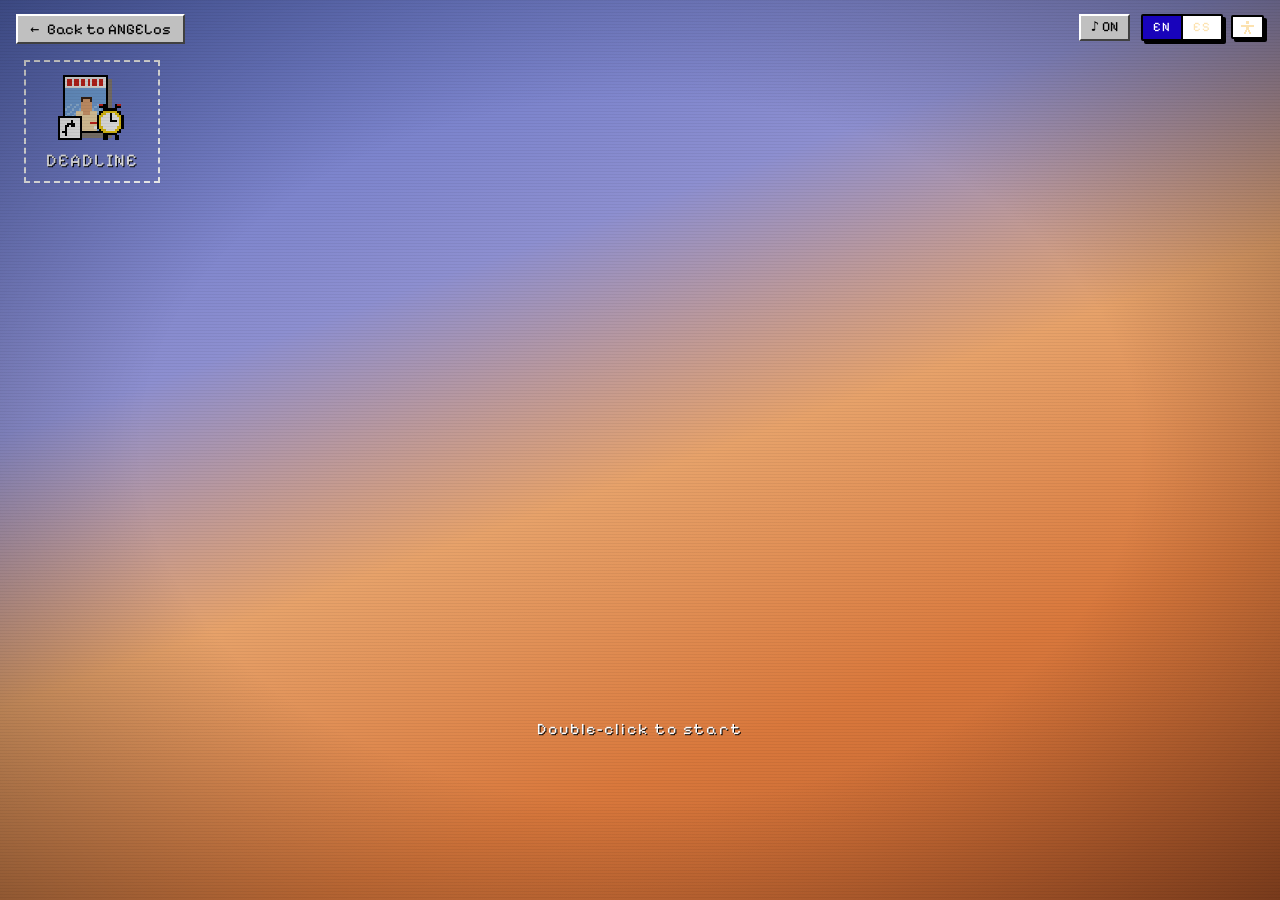
<file: deadline.html>
<!doctype html>
<html lang="en">
<head>
  <meta charset="utf-8" />
  <meta name="viewport" content="width=device-width, initial-scale=1" />
  <title>DEADLINE — Angelo Gibbs</title>
  <meta name="description" content="DEADLINE: an editorial game. The issue goes to print in 60 seconds." />
  <!-- Hidden for now: nothing links here, and search engines are asked not to list it. -->
  <meta name="robots" content="noindex" />
  <meta property="og:type" content="website" />
  <meta property="og:site_name" content="Angelo Gibbs" />
  <meta property="og:title" content="DEADLINE · Angelo Gibbs" />
  <meta property="og:description" content="An editorial game by ANGELOS Original Games." />
  <meta property="og:url" content="https://angelogibbs.com/deadline.html" />
  <link rel="icon" type="image/svg+xml" href="assets/icons/deadline.svg" />
  <link rel="preconnect" href="https://fonts.googleapis.com" />
  <link rel="preconnect" href="https://fonts.gstatic.com" crossorigin />
  <link href="https://fonts.googleapis.com/css2?family=Pixelify+Sans:wght@400..700&display=swap" rel="stylesheet" />
  <link rel="stylesheet" href="css/os.css?v=20261103c" />
  <link rel="stylesheet" href="css/records.css?v=20261103c" />
  <link rel="stylesheet" href="css/deadline.css?v=20261103c" />
</head>
<body class="records-page deadline-page">
  <a class="ar-back-link" href="/">← <span>Back to ANGELos</span></a>
  <main class="arp" id="arp" aria-label="DEADLINE"></main>

  <script src="js/i18n.js?v=20261103c" defer></script>
  <script src="js/pixel.js?v=20261103c" defer></script>
  <script src="js/deadline-config.js?v=20261103c" defer></script>
  <script src="js/deadline.js?v=20261103c" defer></script>
</body>
</html>
</file>
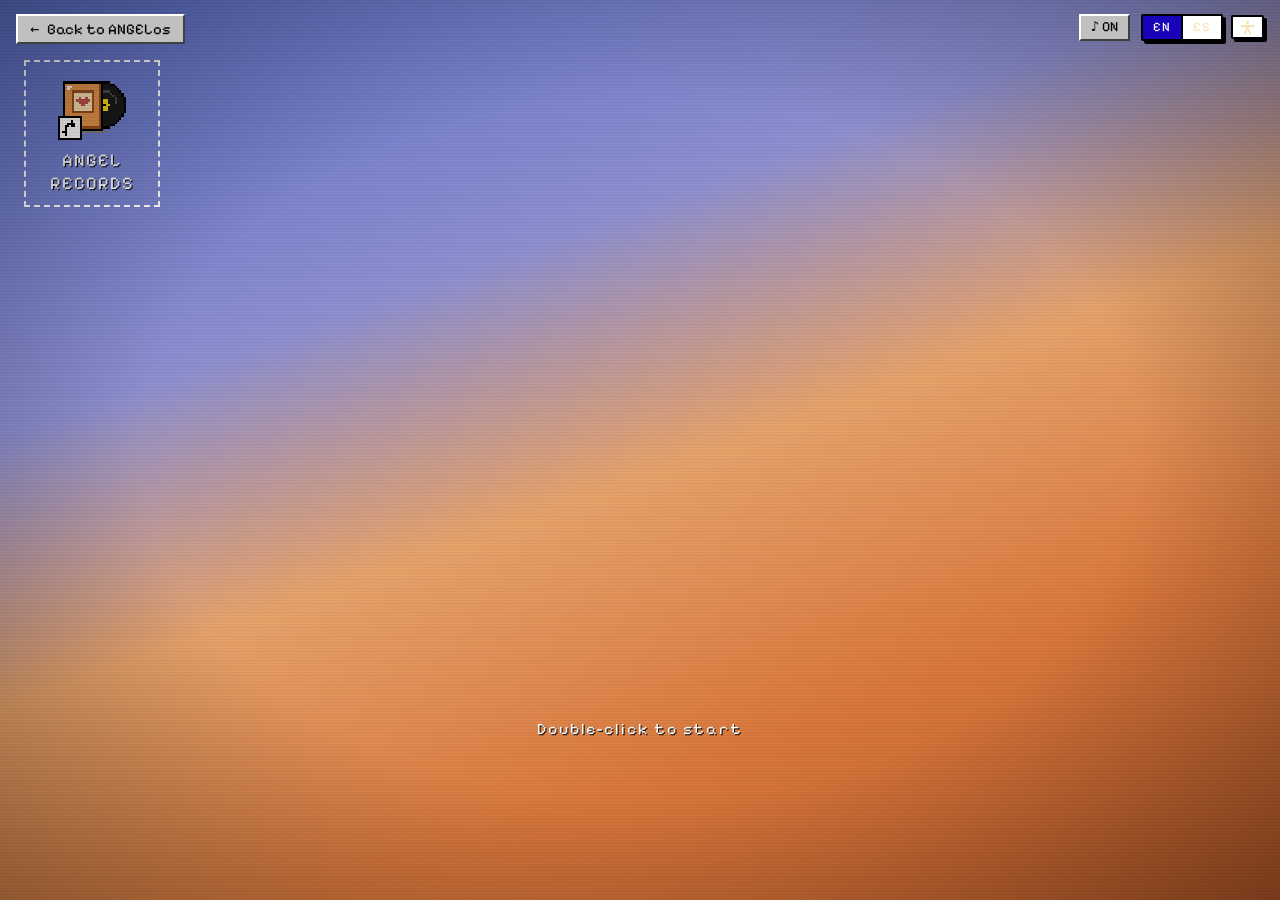
<file: records.html>
<!doctype html>
<html lang="en">
<head>
  <meta charset="utf-8" />
  <meta name="viewport" content="width=device-width, initial-scale=1" />
  <title>ANGEL RECORDS — Angelo Gibbs</title>
  <meta name="description" content="Angel Records: a cozy pixel record-digging game by Angelo Studio Interactive." />
  <!-- Hidden for now: nothing links here, and search engines are asked not to list it. -->
  <meta name="robots" content="noindex" />
  <meta property="og:type" content="website" />
  <meta property="og:site_name" content="Angelo Gibbs" />
  <meta property="og:title" content="Angel Records · Angelo Gibbs" />
  <meta property="og:description" content="A cozy pixel record-digging game by Angelo Studio Interactive." />
  <meta property="og:url" content="https://angelogibbs.com/records.html" />
  <link rel="icon" type="image/svg+xml" href="assets/icons/angel-records.svg" />
  <link rel="preconnect" href="https://fonts.googleapis.com" />
  <link rel="preconnect" href="https://fonts.gstatic.com" crossorigin />
  <link href="https://fonts.googleapis.com/css2?family=Pixelify+Sans:wght@400..700&display=swap" rel="stylesheet" />
  <link rel="stylesheet" href="css/os.css?v=20261103c" />
  <link rel="stylesheet" href="css/records.css?v=20261103c" />
</head>
<body class="records-page">
  <a class="ar-back-link" href="/">← <span>Back to ANGELos</span></a>
  <main class="arp" id="arp" aria-label="Angel Records"></main>

  <script src="js/i18n.js?v=20261103c" defer></script>
  <script src="js/pixel.js?v=20261103c" defer></script>
  <script src="js/records-config.js?v=20261103c" defer></script>
  <script src="js/records.js?v=20261103c" defer></script>
</body>
</html>
</file>
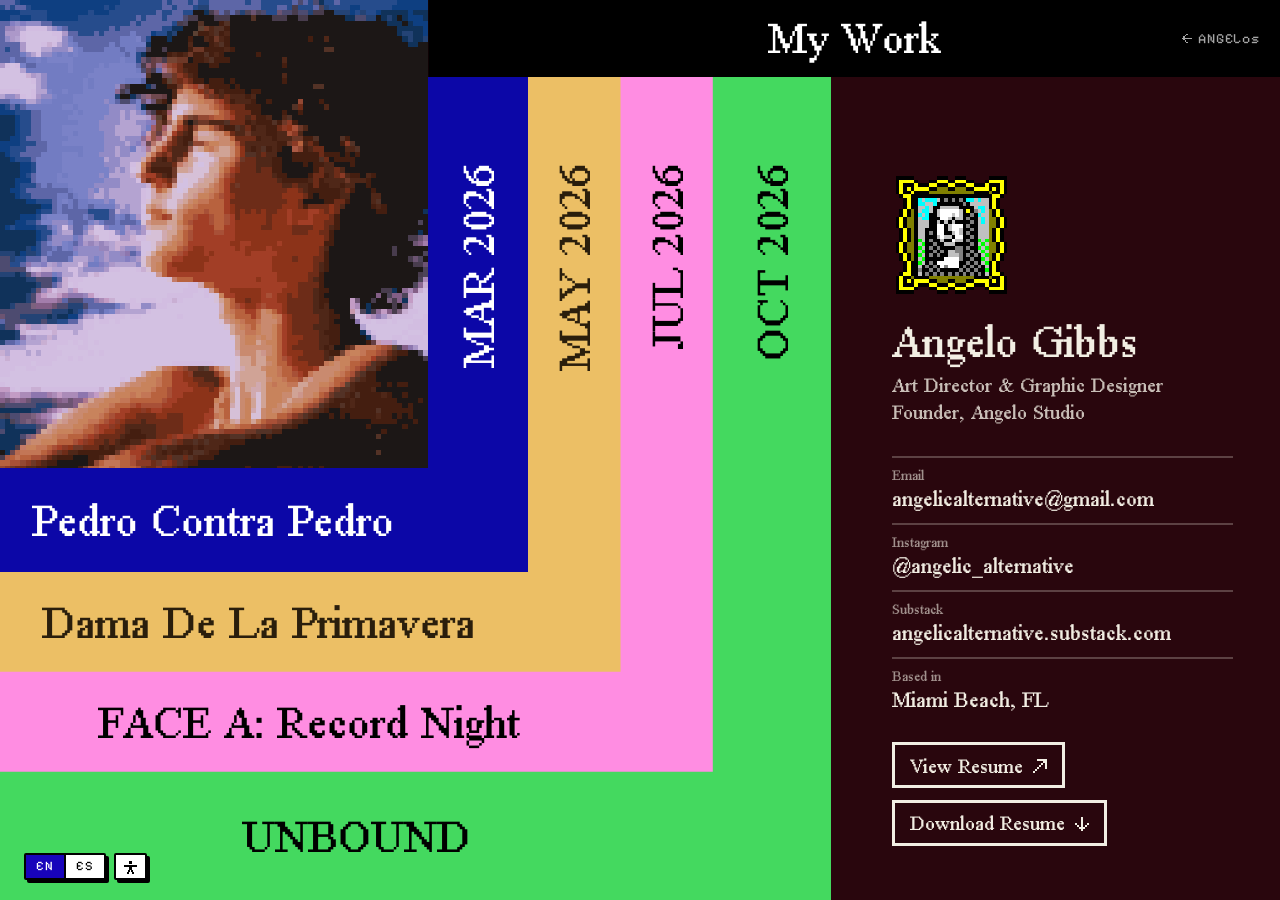
<file: work.html>
<!doctype html>
<html lang="en">
<head>
  <meta charset="utf-8" />
  <meta name="viewport" content="width=device-width, initial-scale=1" />
  <title>My Work — Angelo Gibbs</title>
  <meta name="description" content="Selected work by Angelo Gibbs: Angelo by Angelo Studio magazine editions and FACE A: Record Night." />
  <!-- Link previews (iMessage, WhatsApp, Instagram, X…) -->
  <meta property="og:type" content="website" />
  <meta property="og:site_name" content="Angelo Gibbs" />
  <meta property="og:title" content="My Work · Angelo Gibbs" />
  <meta property="og:description" content="Angelo by Angelo Studio magazine editions and FACE A: Record Night." />
  <meta property="og:url" content="https://angelogibbs.com/work.html" />
  <meta property="og:image" content="https://angelogibbs.com/assets/images/social-preview.jpg" />
  <meta property="og:image:width" content="1200" />
  <meta property="og:image:height" content="630" />
  <meta property="og:image:alt" content="Angelo Gibbs sitting by a harbour, pixelated" />
  <meta name="twitter:card" content="summary_large_image" />
  <meta name="twitter:image" content="https://angelogibbs.com/assets/images/social-preview.jpg" />
  <link rel="icon" type="image/svg+xml" href="assets/icons/portrait.svg" />
  <link rel="icon" type="image/png" sizes="32x32" href="assets/icons/work-favicon-32.png" />
  <link rel="apple-touch-icon" href="assets/icons/work-apple-touch-icon.png" />
  <link rel="preconnect" href="https://fonts.googleapis.com" />
  <link rel="preconnect" href="https://fonts.gstatic.com" crossorigin />
  <link href="https://fonts.googleapis.com/css2?family=Pixelify+Sans:wght@400..700&display=swap" rel="stylesheet" />
  <link rel="stylesheet" href="css/os.css?v=20261103d" />
  <link rel="stylesheet" href="css/work.css?v=20261103d" />
</head>
<body class="work-page">
  <main class="mw loading" id="mw" aria-label="My Work">
    <div class="mw-cover"><img src="assets/images/mywork-cover.png" alt="" /></div>
    <header class="mw-header">
      <h1 data-i18n>My Work</h1>
      <a class="mw-home" href="/"><i data-arrow="left"></i>ANGELos</a>
    </header>
    <!-- Contact + resume, on the maroon field (filled from js/config.js) -->
    <aside class="mw-info" aria-label="Contact">
      <div class="mw-info-icon" aria-hidden="true"><img src="assets/icons/portrait.svg" alt="" /></div>
      <p class="mw-info-name">Angelo Gibbs</p>
      <p class="mw-info-role"></p>
      <dl class="mw-info-list"></dl>
      <div class="mw-info-resume">
        <a class="mw-info-btn" href="assets/resume/resume.pdf" target="_blank" rel="noopener"><span data-i18n>View Resume</span><i data-arrow="ne"></i></a>
        <a class="mw-info-btn" href="assets/resume/resume.pdf" download="Angelo-Gibbs-Resume.pdf"><span data-i18n>Download Resume</span><i data-arrow="down"></i></a>
      </div>
    </aside>
    <!-- Project bands are built by js/work.js from js/config.js -->
    <div class="mw-scan" aria-hidden="true"></div>
  </main>

  <script src="js/i18n.js?v=20261103d" defer></script>
  <script src="js/config.js?v=20261103d" defer></script>
  <script src="js/work.js?v=20261103d" defer></script>
</body>
</html>
</file>
<file: css/os.css>
/* ── Fonts ─────────────────────────────────────────────── */
@font-face {
  font-family: 'Pixel Times';
  src: url('../assets/fonts/pixelated-times/pixelated-times-new-roman.otf') format('opentype');
  font-display: swap;
  /* This font is drawn small on its em square; scale it to match real Times. */
  size-adjust: 177%;
}
@font-face {
  /* Demo licence — personal use only. Not used anywhere yet. */
  font-family: 'Seratonin';
  src: url('../assets/fonts/seratonin/seratonin-regular.otf') format('opentype');
  font-display: swap;
}
@font-face {
  font-family: 'W95FA';
  src: url('../assets/fonts/w95fa/w95f.woff2') format('woff2'), url('../assets/fonts/w95fa/w95f.woff') format('woff');
  font-display: swap;
}

:root {
  --blue: #1803BB;
  --gray: #D9D9D9;
  --gray-lt: #EEEEEE;
  --gray-dk: #9C9C9C;
  --yellow: #F7D417;
  --yellow-lt: #FFE766;
  --yellow-dk: #7A5F00;
  --yellow-ink: #3B2F00;
  --red: #E52222;
  --black: #000;
  --ui: 'Pixelify Sans', 'W95FA', monospace;
  --serif: 'Pixel Times', 'Times New Roman', Times, serif;
  color-scheme: light;
}

* { box-sizing: border-box; }
html, body { margin: 0; height: 100%; }
/* Text selection: a yellow highlighter with ANGELos blue text instead of the browser default. */
::selection { background: var(--yellow); color: var(--blue); text-shadow: none; }
body {
  background: #6f8fb5;
  font-family: var(--ui);
  color: var(--black);
  overflow: hidden;
  -webkit-font-smoothing: none;
  font-smooth: never;
  cursor: url('../assets/icons/cursor.svg') 0 0, auto;
}
/* The pixel arrow everywhere, even over buttons and links (like an old OS). */
button, a, .mini, .mini .hit, .titlebar, .np-dots, .vol input { cursor: url('../assets/icons/cursor.svg') 0 0, pointer !important; }
input, textarea { cursor: text; }
button { font: inherit; color: inherit; }
img { image-rendering: pixelated; }
[hidden] { display: none !important; }

/* ── Desktop ───────────────────────────────────────────── */
.desktop {
  position: fixed;
  inset: 0;
  /* Portrait photo on a landscape screen: keep you and the harbour in frame. */
  background: #6f8fb5 url('../assets/images/desktop-bg.png') 30% 72% / cover no-repeat;
  image-rendering: pixelated;
}

.icons {
  position: absolute;
  top: 20px;
  left: 24px;
  display: flex;
  flex-direction: column;
  flex-wrap: wrap; /* overflow into a second column on shorter screens */
  align-content: flex-start;
  gap: 4px;
  max-height: calc(100vh - 40px);
  z-index: 2;
}
.icons-right { left: auto; right: 24px; }
.icon {
  width: 126px;
  display: flex;
  flex-direction: column;
  align-items: center;
  gap: 5px;
  padding: 2px 0;
  background: none;
  border: 0;
  text-decoration: none;
  color: var(--black);
}
.icon img { width: 80px; height: 80px; object-fit: contain; }
.icon span {
  width: 114px;
  padding: 1px 0;
  background: #fff;
  border: 1px solid var(--black);
  border-radius: 2px;
  box-shadow: 2px 2px 0 var(--black);
  font-size: 13px;
  letter-spacing: .04em;
  text-align: center;
}
.icon:hover span, .icon:focus-visible span { background: var(--blue); color: #fff; }
.icon:focus-visible { outline: none; }
.icon:active img { transform: translate(1px, 1px); }

/* ── Windows ───────────────────────────────────────────── */
.win {
  position: absolute;
  display: flex;
  flex-direction: column;
  background: var(--gray);
  border: 4px solid var(--blue);
  box-shadow: 10px 10px 0 var(--black);
  max-width: calc(100vw - 24px);
  max-height: calc(100vh - 24px);
}
.titlebar {
  display: flex;
  align-items: stretch;
  flex: none;
  height: 48px;
  border-bottom: 4px solid var(--blue);
  user-select: none;
  touch-action: none;
  cursor: grab;
}
.titlebar:active { cursor: grabbing; }
.titlebar h2 {
  flex: 1;
  margin: 0;
  padding: 0 14px;
  font-size: 28px;
  font-weight: 400;
  line-height: 44px;
  white-space: nowrap;
  overflow: hidden;
}
.tb-close, .tb-min {
  flex: none;
  width: 48px;
  display: grid;
  place-items: center;
  padding: 0;
  background: none;
  border: 0;
}
.tb-close { border-right: 4px solid var(--blue); }
.tb-close img { width: 34px; height: 34px; }
.tb-close:active img { transform: translate(1px, 1px); }
.tb-min { border-left: 4px solid var(--blue); }
.tb-min i { width: 20px; height: 6px; margin-top: 14px; background: var(--blue); }
.win-body { overflow: auto; }
.tb-info {
  flex: none;
  width: 48px;
  display: grid;
  place-items: center;
  padding: 0;
  background: none;
  border: 0;
  border-left: 4px solid var(--blue);
  color: var(--blue);
}
.tb-info svg { width: 8px; height: 18px; display: block; }
.tb-info[aria-expanded="true"] { background: var(--blue); color: #fff; }
.tb-info:focus-visible { outline: 2px dashed var(--blue); outline-offset: -6px; }
.win-info { flex: none; padding: 12px 18px; background: #fff; border-bottom: 4px solid var(--blue); }
.win-info p { margin: 0; font-family: var(--serif); font-size: 19px; line-height: 1.3; }

.px-btn {
  display: inline-flex;
  align-items: center;
  gap: 10px;
  padding: 10px 22px;
  background: #fff;
  border: 4px solid var(--blue);
  box-shadow: 6px 6px 0 #555;
  font-family: var(--serif);
  font-size: 22px;
  color: var(--black);
  text-decoration: none;
}
.px-btn:hover { background: var(--yellow-lt); }
.px-btn:active { transform: translate(3px, 3px); box-shadow: 3px 3px 0 #555; }
.px-btn .glyph { width: 22px; height: 19px; color: var(--blue); }

/* ── About ─────────────────────────────────────────────── */
.win-about { width: 790px; }
.about {
  display: grid;
  grid-template-columns: 236px 1fr;
  gap: 20px 28px;
  padding: 0 18px 22px 0;
}
.about-photo {
  width: 236px;
  height: 236px;
  object-fit: cover;
  border-right: 4px solid #555;
  border-bottom: 4px solid #555;
}
.about-head { padding-top: 40px; text-align: center; }
.about-head h1 { margin: 0; font-size: 64px; font-weight: 400; line-height: 1; letter-spacing: .02em; }
.about-role { margin: 6px 0 12px; font-family: var(--serif); font-size: 25px; }
.stats {
  margin: 0;
  padding: 6px 12px 8px;
  border: 3px solid var(--blue);
  text-align: left;
}
.stats legend { padding: 0 6px; color: var(--blue); font-size: 14px; }
.stat { display: grid; grid-template-columns: 150px 1fr 44px; align-items: center; gap: 8px; font-size: 12px; line-height: 17px; }
.stat b { font-weight: 400; text-align: right; }
.bar {
  position: relative;
  height: 12px;
  background: repeating-linear-gradient(90deg, #C8C8C8 0 10px, transparent 10px 12px);
}
.bar::before {
  content: '';
  position: absolute;
  inset: 0 auto 0 0;
  width: calc(var(--v) * 100%);
  background: repeating-linear-gradient(90deg, var(--blue) 0 10px, transparent 10px 12px);
}
.bar-low::before { background: repeating-linear-gradient(90deg, var(--red) 0 10px, transparent 10px 12px); }
.about-bio {
  grid-column: 1 / -1;
  margin: 0 0 0 20px;
  font-family: var(--serif);
  font-size: 25px;
  line-height: 1.3;
}
.about .px-btn { grid-column: 1 / -1; justify-self: start; margin-left: 20px; }

/* ── Contact ───────────────────────────────────────────── */
.win-contact { width: 440px; }
.contact {
  display: flex;
  flex-direction: column;
  align-items: center;
  padding: 24px 28px 28px;
  text-align: center;
}
.contact-icon { width: 96px; height: 96px; }
.contact-lead { margin: 10px 0 20px; font-family: var(--serif); font-size: 26px; line-height: 1.15; }
.contact-email {
  width: 100%;
  justify-content: center;
  padding: 14px 20px;
  background: var(--yellow);
  font-family: var(--ui);
  font-size: 26px;
  letter-spacing: .04em;
}
.contact-email:hover { background: var(--yellow-lt); }
.contact-email .glyph, .contact-ig .glyph { width: 28px; height: 24px; color: var(--blue); }
.contact-addr { margin: 12px 0 22px; color: #555; font-size: 14px; user-select: all; }
.socials {
  width: 100%;
  margin: 0;
  padding: 14px 12px 16px;
  border: 3px solid var(--blue);
}
.socials legend { padding: 0 6px; color: var(--blue); font-size: 14px; }
.contact-ig { font-family: var(--ui); font-size: 18px; padding: 8px 18px; }

/* ── Photos ────────────────────────────────────────────── */
.win-photos { width: 680px; }
.gal { display: flex; flex-direction: column; gap: 12px; padding: 16px; }
.gal-view { display: flex; align-items: center; gap: 12px; }
.gal-nav { flex: none; }
.gal-frame {
  flex: 1;
  min-width: 0;
  margin: 0;
  padding: 10px 10px 8px;
  background: #fff;
  border: 4px solid var(--blue);
  box-shadow: 6px 6px 0 var(--black);
}
.gal-img { display: block; width: 100%; height: min(420px, 52vh); object-fit: contain; background: #222; }
.gal-caption { min-height: 1.3em; margin-top: 8px; font-family: var(--serif); font-size: 20px; text-align: center; }
.gal-loc {
  display: flex; align-items: center; justify-content: center; gap: 6px; width: fit-content;
  margin: 6px auto 0; padding: 3px 10px 2px; background: var(--blue); color: #fff;
  font-family: var(--ui); font-size: 12px; letter-spacing: .08em; text-transform: uppercase;
}
.gal-loc[hidden] { display: none; }
.gal-loc svg { width: 7px; height: 9px; display: block; }
.gal-empty { flex: 1; padding: 60px 0; text-align: center; }
.gal-strip {
  display: flex;
  gap: 8px;
  padding: 8px;
  overflow-x: auto;
  background: var(--gray-lt);
  border: 4px solid var(--blue);
  scrollbar-color: var(--blue) var(--gray-lt);
}
.gal-thumb { flex: none; width: 72px; height: 72px; padding: 0; background: #222; border: 3px solid var(--gray-dk); }
.gal-thumb img { width: 100%; height: 100%; object-fit: cover; display: block; }
.gal-thumb.is-current { border-color: var(--yellow); box-shadow: 0 0 0 3px var(--blue); }

/* ── Junk folder ───────────────────────────────────────── */
.win-junk { width: 620px; height: min(560px, calc(100vh - 24px)); }
.junk { flex: 1; min-height: 0; display: flex; flex-direction: column; background: #fff; scrollbar-color: var(--blue) var(--gray-lt); }
.junk-grid {
  display: grid;
  grid-template-columns: repeat(auto-fill, minmax(118px, 1fr));
  gap: 18px 10px;
  padding: 20px 16px;
  align-content: start;
}
.junk-item {
  display: flex;
  flex-direction: column;
  align-items: center;
  gap: 8px;
  padding: 6px 4px;
  background: none;
  border: 0;
  transform: rotate(var(--tilt));
}
.junk-thumb {
  position: relative;
  width: 96px;
  height: 96px;
  display: grid;
  place-items: center;
  background: var(--gray-lt);
  border: 3px solid var(--black);
  box-shadow: 4px 4px 0 var(--black);
  overflow: hidden;
}
.junk-thumb img, .junk-thumb video { width: 100%; height: 100%; object-fit: cover; }
.junk-badge { position: absolute; right: 4px; bottom: 4px; padding: 0 4px; background: var(--yellow); font-size: 12px; font-weight: 400; }
.junk-doc { font-size: 20px; color: var(--blue); }
.junk-audio { display: grid; place-items: center; width: 100%; height: 100%; background: var(--yellow); color: var(--yellow-ink); font-size: 40px; line-height: 1; }
.junk-audio small { font-size: 12px; }
.junk-player { display: flex; flex-direction: column; align-items: center; gap: 10px; color: #fff; text-align: center; }
.junk-player svg { width: 160px; height: 160px; }
.junk-player p { margin: 0; font-size: 20px; }
.junk-player small { color: #bbb; font-size: 12px; }
.junk-player audio { width: min(360px, 70vw); margin-top: 6px; }
.junk-name {
  max-width: 112px;
  padding: 1px 4px;
  font-size: 12px;
  white-space: nowrap;
  overflow: hidden;
  text-overflow: ellipsis;
}
.junk-item:hover .junk-name, .junk-item:focus-visible .junk-name { background: var(--blue); color: #fff; }
.junk-item:hover { transform: rotate(0deg) translateY(-2px); }
.junk-item:focus-visible { outline: none; }
.junk-empty { padding: 60px 0; text-align: center; color: #777; }
.junk-view { flex: 1; min-height: 0; display: flex; flex-direction: column; }
.junk-viewbar { display: flex; align-items: center; gap: 12px; padding: 10px 12px; border-bottom: 3px solid var(--blue); background: var(--gray-lt); }
.junk-title { font-size: 14px; white-space: nowrap; overflow: hidden; text-overflow: ellipsis; }
.junk-stage { flex: 1; min-height: 0; display: grid; place-items: center; padding: 14px; background: #222; overflow: auto; }
.junk-stage img, .junk-stage video { max-width: 100%; max-height: 100%; object-fit: contain; }
.junk-note { width: 100%; height: 100%; margin: 0; padding: 16px; background: #FFFBD6; color: #222; font: 16px/1.5 var(--serif); white-space: pre-wrap; overflow: auto; }
.junk-status {
  display: flex;
  justify-content: space-between;
  flex: none;
  padding: 4px 12px;
  border-top: 4px solid var(--blue);
  color: #555;
  font-size: 12px;
}

/* ── Globe tracker ─────────────────────────────────────── */
.confetti { position: absolute; inset: 0; z-index: 5; width: 100%; height: 100%; pointer-events: none; image-rendering: pixelated; }
.win-globe { width: 600px; }
.globe { display: flex; gap: 20px; padding: 18px; }
.globe-stage { position: relative; flex: none; width: 300px; text-align: center; }
.globe-canvas { display: block; width: 300px; height: 300px; image-rendering: pixelated; cursor: grab; touch-action: none; }
.globe-loading { position: absolute; inset: 0 0 auto; margin: 140px 0 0; color: var(--blue); font-size: 14px; }
.globe-hint { margin: 8px 0 0; color: #555; font-size: 12px; }
.globe-side { flex: 1; min-width: 0; display: flex; flex-direction: column; }
.globe-side small { color: var(--blue); font-family: var(--serif); font-size: 22px; line-height: 1.1; }
.globe-count { font-family: var(--serif); font-size: 96px; font-weight: 400; line-height: .95; letter-spacing: -.02em; }
.globe-count.is-milestone {
  /* Special milestone (50 countries): the number cycles through a rainbow. */
  background: linear-gradient(90deg, #E52222, #FF8A00, #F7D417, #00A651, #1E90FF, #1803BB, #B04BE0, #FF8DE2, #E52222) 0 0 / 200% 100%;
  -webkit-background-clip: text; background-clip: text; color: transparent;
  filter: drop-shadow(3px 3px 0 #000);
  animation: rainbow 2.4s steps(32) infinite;
}
@keyframes rainbow { to { background-position: -200% 0; } }
@media (prefers-reduced-motion: reduce) { .globe-count.is-milestone { animation: none; } }
.globe-of { font-family: 'W95FA', monospace; font-size: 14px; color: #555; }
.globe-bar { display: grid; grid-template-columns: repeat(24, 1fr); gap: 2px; margin: 10px 0 14px; }
.globe-bar i { height: 12px; background: #C8C8C8; }
.globe-bar i.on { background: var(--yellow); box-shadow: inset 0 -3px 0 var(--yellow-dk); }
.globe-list {
  flex: 1;
  max-height: 170px;
  margin: 0;
  padding: 8px 10px;
  overflow-y: auto;
  list-style: none;
  background: #fff;
  border: 4px solid var(--blue);
  font-family: var(--serif);
  font-size: 18px;
  scrollbar-color: var(--blue) var(--gray-lt);
}
.globe-list li { padding: 1px 0; }
.globe-list li::before { content: ''; display: inline-block; width: 8px; height: 8px; margin-right: 8px; background: var(--yellow); box-shadow: 0 0 0 2px var(--black); vertical-align: 2px; }
.globe-list li small { display: block; margin: 0 0 4px 16px; font-family: var(--ui); font-size: 11px; line-height: 1.35; color: #666; }
.globe-list li.is-territory::before { background: #fff; }
.globe-list li[data-place] { cursor: pointer; }
.globe-list li[data-place]:hover span, .globe-list li[data-place]:focus-visible span { color: var(--blue); }
.globe-list li[data-place]:focus-visible { outline: 2px dashed var(--blue); outline-offset: 1px; }
.globe-list li.is-picked::before { background: #E52222; }
.globe-list li.is-picked span { color: #E52222; }
.globe-list .globe-list-head { margin-top: 8px; font-family: var(--ui); font-size: 12px; color: var(--blue); }
.globe-list .globe-list-head::before { display: none; }

/* ── Minesweeper ───────────────────────────────────────── */
.win-mines { width: auto; }
.ms { display: flex; flex-direction: column; align-items: center; gap: 12px; padding: 16px; }
.ms-top {
  width: 100%;
  display: flex;
  justify-content: space-between;
  align-items: center;
  padding: 6px 8px;
  border: 4px solid var(--blue);
  background: var(--gray-lt);
}
.ms-led {
  min-width: 58px;
  padding: 2px 6px;
  background: #000;
  color: #FF2A2A;
  font-family: 'W95FA', var(--ui);
  font-size: 28px;
  line-height: 1;
  letter-spacing: .08em;
  text-align: center;
}
.ms-face {
  width: 40px;
  height: 40px;
  display: grid;
  place-items: center;
  padding: 0;
  background: var(--gray);
  border: 3px solid;
  border-color: #fff #808080 #808080 #fff;
}
.ms-face svg { width: 28px; height: 28px; }
.ms-face:active { border-color: #808080 #fff #fff #808080; }
.ms-board { display: grid; grid-template-columns: repeat(9, 32px); border: 4px solid var(--blue); background: var(--gray-dk); }
.ms-cell {
  width: 32px;
  height: 32px;
  display: grid;
  place-items: center;
  padding: 0;
  background: var(--gray);
  border: 3px solid;
  border-color: #fff #808080 #808080 #fff;
  font-family: var(--ui);
  font-size: 18px;
  font-weight: 700;
  line-height: 1;
}
.ms-cell.open { background: #CFCFCF; border: 1px solid #A6A6A6; }
.ms-cell.boom { background: var(--red); }
.ms-cell.wrong { background: #FFC2C2; }
.ms-cell svg, .ms-cell img { width: 18px; height: 18px; image-rendering: pixelated; }
.ms-flagmode {
  display: inline-flex;
  align-items: center;
  gap: 8px;
  padding: 6px 12px;
  background: #fff;
  border: 3px solid var(--blue);
  font-size: 14px;
}
.ms-flagmode b { font-weight: 400; }
.ms-flagmode[aria-pressed="true"] { background: var(--yellow); }
.ms-flag-ico svg { display: block; width: 16px; height: 16px; }
.ms-help { margin: 0; color: #555; font-size: 12px; }

/* ── Resume ────────────────────────────────────────────── */
.win-resume { width: 690px; height: min(910px, calc(100vh - 24px)); }
.toolbar {
  display: flex;
  align-items: center;
  gap: 18px;
  flex: none;
  height: 64px;
  padding: 0 14px;
  border-bottom: 4px solid var(--blue);
  font-size: 16px;
}
.toolbar .pg b { font-weight: 400; }
.zoom { display: flex; gap: 6px; margin: 0 auto 0 80px; }
.sq-btn, .zoom output {
  min-width: 32px;
  height: 32px;
  display: grid;
  place-items: center;
  padding: 0 8px;
  background: #fff;
  border: 3px solid var(--blue);
  font-size: 18px;
}
.sq-btn:active { background: var(--yellow); }
.toolbar .dl { font-family: var(--ui); font-size: 18px; padding: 6px 18px; box-shadow: 5px 5px 0 #555; }
.viewer {
  flex: 1;
  overflow: auto;
  padding: 28px 24px;
  background: #A5A3AB;
  scrollbar-color: var(--blue) #EEE;
}
.viewer::-webkit-scrollbar { width: 18px; height: 18px; }
.viewer::-webkit-scrollbar-track { background: #EEE; border-left: 4px solid var(--blue); }
.viewer::-webkit-scrollbar-thumb { background: var(--blue); border: 3px solid #EEE; }
#pdf-pages-wrap { display: flex; flex-direction: column; align-items: center; gap: 20px; min-width: min-content; }
#pdf-pages-wrap canvas { display: block; background: #fff; box-shadow: 8px 8px 0 #666; }
.pdf-fallback { width: 100%; height: 760px; border: 0; background: #fff; }

/* ── Playlist ──────────────────────────────────────────── */
.win-playlist { width: 560px; }
.pl-body { display: flex; flex-direction: column; gap: 16px; padding: 16px 16px 18px; }
.px-box { position: relative; isolation: isolate; }
.px-bg { position: absolute; inset: 0; z-index: -1; line-height: 0; pointer-events: none; }
.np { display: flex; gap: 14px; padding: 14px 16px 14px 14px; color: var(--lcd-ink, var(--yellow-ink)); }
.np-cover {
  flex: none;
  width: 116px;
  height: 116px;
  display: grid;
  place-items: center;
  background: #FFF4B8;
  border: 4px solid var(--lcd-dark, var(--yellow-dk));
}
.np-cover img { width: 100%; height: 100%; object-fit: cover; }
.np-cd { line-height: 0; }
.np-info { flex: 1; min-width: 0; display: flex; flex-direction: column; padding-top: 2px; }
.np-info small { font-size: 13px; color: var(--lcd-sub, var(--yellow-dk)); }
.np-title { font-size: 30px; font-weight: 400; line-height: 1.15; white-space: nowrap; overflow: hidden; text-overflow: ellipsis; }
.np-meta { display: flex; justify-content: space-between; gap: 10px; font-size: 16px; color: var(--lcd-sub, var(--yellow-dk)); }
.np-time { color: var(--lcd-ink, var(--yellow-ink)); white-space: nowrap; }
.np-dots {
  display: grid;
  grid-template-columns: repeat(42, 1fr);
  gap: 3px 2px;
  margin-top: auto;
  padding: 6px 8px;
  background: var(--lcd-track, #EBC80C);
  cursor: pointer;
  touch-action: none;
}
.np-dots i { aspect-ratio: 1; background: var(--lcd-off, #D6B000); }
.np-dots i.on { background: var(--lcd-on, var(--yellow-dk)); }

.pl-controls { display: flex; align-items: center; gap: 12px; }
.pbtn {
  width: 56px;
  height: 48px;
  display: grid;
  place-items: center;
  padding: 0;
  background: var(--gray-lt);
  border: 4px solid var(--blue);
  box-shadow: 4px 4px 0 var(--black);
  color: var(--blue);
}
.pbtn .glyph { width: 28px; height: 24px; display: block; }
.pbtn:active { transform: translate(3px, 3px); box-shadow: 1px 1px 0 var(--black); }
.pbtn-main { width: 72px; background: var(--yellow); color: var(--yellow-dk); }
.pbtn[aria-pressed="true"] { background: var(--yellow); }
.pbtn-repeat { position: relative; }
.pbtn-repeat[data-mode="one"]::after {
  content: '1';
  position: absolute;
  right: -2px;
  bottom: -4px;
  padding: 0 3px;
  background: var(--blue);
  color: #fff;
  font-size: 11px;
  line-height: 14px;
}
.vol { flex: 1; display: flex; flex-direction: column; gap: 6px; color: var(--blue); font-size: 14px; }
.vol input {
  --v: .8;
  width: 100%;
  height: 28px;
  margin: 0;
  appearance: none;
  background: linear-gradient(var(--blue), var(--blue)) 0 50% / calc(var(--v) * 100%) 8px no-repeat,
              linear-gradient(var(--gray-dk), var(--gray-dk)) 0 50% / 100% 8px no-repeat;
  cursor: pointer;
}
.vol input::-webkit-slider-thumb { appearance: none; width: 16px; height: 28px; background: var(--gray-lt); border: 4px solid var(--blue); box-shadow: 2px 2px 0 var(--black); }
.vol input::-moz-range-thumb { width: 8px; height: 20px; background: var(--gray-lt); border: 4px solid var(--blue); border-radius: 0; box-shadow: 2px 2px 0 var(--black); }

.tracklist { background: #fff; border: 4px solid var(--blue); }
.tl-head, .tl-row {
  display: grid;
  grid-template-columns: 36px 1fr 150px 56px;
  align-items: center;
  gap: 8px;
  padding: 0 12px;
}
.tl-head { height: 32px; background: var(--gray-lt); border-bottom: 4px solid var(--blue); color: var(--blue); font-size: 14px; }
.tl-head span:last-child, .tl-time { text-align: right; }
.tl-rows {
  position: relative;
  max-height: 180px; /* five songs, then it scrolls */
  scroll-behavior: smooth;
  margin: 0;
  padding: 0;
  list-style: none;
  overflow-y: auto;
  scrollbar-color: var(--blue) var(--gray-lt);
}
.tl-rows::-webkit-scrollbar { width: 20px; }
.tl-rows::-webkit-scrollbar-track { background: var(--gray-lt); border-left: 4px solid var(--blue); }
.tl-rows::-webkit-scrollbar-thumb { background: var(--blue); border: 4px solid var(--gray-lt); }
.tl-row {
  width: 100%;
  height: 36px;
  background: none;
  border: 0;
  background-image: repeating-linear-gradient(90deg, #C8C8C8 0 4px, transparent 4px 8px);
  background-size: 100% 2px;
  background-position: 0 100%;
  background-repeat: no-repeat;
  text-align: left;
}
.tl-row:hover { background-color: #FFF7C2; }
.tl-row.is-current { background-color: var(--yellow); color: var(--yellow-ink); }
.tl-no { color: var(--gray-dk); font-size: 16px; }
.tl-no .glyph { display: block; width: 14px; height: 12px; color: var(--yellow-dk); }

/* Header equalizer (replaces "#"): bounces while music plays, rests when paused. */
.eq { display: flex; align-items: flex-end; gap: 2px; height: 14px; }
.eq i { width: 4px; height: var(--h); background: var(--blue); }
.eq i:nth-child(1) { --h: 6px; }
.eq i:nth-child(2) { --h: 12px; }
.eq i:nth-child(3) { --h: 8px; }
.eq i:nth-child(4) { --h: 4px; }
.win-playlist.is-playing .eq i { animation: eq .8s step-end infinite; }
.win-playlist.is-playing .eq i:nth-child(2) { animation-duration: .6s; animation-delay: -.2s; }
.win-playlist.is-playing .eq i:nth-child(3) { animation-duration: .7s; animation-delay: -.45s; }
.win-playlist.is-playing .eq i:nth-child(4) { animation-duration: .5s; animation-delay: -.1s; }
@keyframes eq {
  0%, 100% { height: 4px; }
  25% { height: 14px; }
  50% { height: 8px; }
  75% { height: 12px; }
}
@media (prefers-reduced-motion: reduce) { .win-playlist.is-playing .eq i { animation: none; } }
.tl-title { font-size: 18px; white-space: nowrap; overflow: hidden; text-overflow: ellipsis; }
.tl-artist { font-size: 16px; color: #555; white-space: nowrap; overflow: hidden; text-overflow: ellipsis; }
.tl-row.is-current .tl-artist { color: var(--yellow-dk); }
.tl-time { font-size: 16px; }

/* ── Mini player ───────────────────────────────────────── */
.mini {
  position: fixed;
  right: 40px;
  bottom: 40px;
  width: 440px;
  height: 168px;
  z-index: 9; /* behind open windows; app.js raises it when clicked */
  user-select: none;
  touch-action: none;
  cursor: grab;
}
.mini:active { cursor: grabbing; }
.mini-art { display: block; overflow: visible; }
.mini .hit { cursor: pointer; }
.mini .hit[data-act="seek"] { cursor: col-resize; }
.mini-lcd {
  position: absolute;
  left: 156px;
  top: 54px;
  width: 240px;
  display: flex;
  align-items: baseline;
  gap: 10px;
  color: var(--yellow-ink);
  pointer-events: auto;
}
.mini-title { flex: 1; min-width: 0; overflow: hidden; white-space: nowrap; font-size: 19px; }
.mini-title span { display: inline-block; }
.mini-title.scroll span { animation: marquee 9s steps(60) infinite; }
@keyframes marquee {
  0%, 15% { transform: translateX(0); }
  85%, 100% { transform: translateX(var(--over)); }
}
.mini-time { flex: none; font-size: 16px; }

/* Window title-bar path label (Photos, Junk) */
.tb-path {
  flex: none;
  padding: 0 20px;
  border-left: 4px solid var(--blue);
  color: #555;
  font-size: 18px;
  line-height: 44px;
}

/* ── Boot screen ───────────────────────────────────────── */
.boot {
  position: fixed;
  inset: 0;
  z-index: 100000;
  display: grid;
  place-items: center;
  background: #2596be;
  color: #fff;
  cursor: url('../assets/icons/cursor.svg') 0 0, progress;
  transition: opacity .45s ease-out;
}
.boot.done { opacity: 0; pointer-events: none; }
.skip-boot .boot { display: none; }
.boot-inner { width: min(460px, 86vw); text-align: center; }
.boot-text { margin: 0 0 18px; font-size: 26px; letter-spacing: .06em; }
.boot-dots::after { content: ''; animation: dots 1.2s steps(4) infinite; }
@keyframes dots { 0% { content: ''; } 25% { content: '.'; } 50% { content: '..'; } 75% { content: '...'; } }
.boot-bar {
  display: grid;
  grid-template-columns: repeat(20, 1fr);
  gap: 3px;
  padding: 4px;
  border: 4px solid #fff;
  box-shadow: 6px 6px 0 rgba(0, 0, 0, .35);
}
.boot-bar i { height: 20px; background: rgba(255, 255, 255, .18); }
.boot-bar i.on { background: #fff; }
.boot-start {
  display: inline-flex;
  align-items: center;
  gap: 16px;
  margin: 34px 0 0;
  padding: 14px 28px;
  background: #fff;
  color: #2596be;
  border: 4px solid #fff;
  outline: 4px solid #fff;
  outline-offset: 6px;
  box-shadow: 8px 8px 0 rgba(0, 0, 0, .35);
  font-family: var(--serif);
  font-size: 40px;
  line-height: 1;
  white-space: nowrap;
  animation: pulse 1.1s steps(2) infinite;
}
.boot-start img { width: 29px; height: 29px; image-rendering: pixelated; }
@keyframes pulse { 50% { outline-color: transparent; } }
.boot.needs-click { cursor: url('../assets/icons/cursor.svg') 0 0, pointer; touch-action: manipulation; -webkit-tap-highlight-color: transparent; }
.boot.needs-click .boot-text { opacity: .7; }

/* ── Welcome notice ────────────────────────────────────── */
.win-welcome { width: 360px; transition: opacity .25s; }
.win-welcome.leaving { opacity: 0; }
.welcome { display: flex; flex-direction: column; align-items: center; gap: 10px; padding: 22px 24px 18px; text-align: center; }
.welcome img { width: 64px; height: 64px; }
.welcome p { margin: 0; font-family: var(--serif); font-size: 26px; }
.welcome b { font-family: var(--ui); font-weight: 400; color: var(--blue); }
.welcome .welcome-ok { margin-top: 4px; padding: 6px 22px; font-size: 20px; box-shadow: 4px 4px 0 #555; }
.welcome .welcome-ok:active { box-shadow: 2px 2px 0 #555; transform: translate(2px, 2px); }
.welcome-timer { display: block; width: 100%; height: 6px; margin-top: 8px; background: var(--blue); transform-origin: left; }
.win-welcome.counting .welcome-timer { animation: shrink 4.5s linear forwards; }
@keyframes shrink { to { transform: scaleX(0); } }
@media (prefers-reduced-motion: reduce) {
  .boot-dots::after, .boot-start { animation: none; }
  .boot-start { outline-color: #fff; }
  .boot-dots::after { content: '...'; }
}

/* ── EN / ES + colourblind switches (js/i18n.js) ───────── */
.site-prefs {
  position: fixed;
  left: 24px;
  bottom: 20px;
  z-index: 9; /* like the mini player: open windows sit on top of it */
  display: flex;
  gap: 8px;
  font-family: var(--ui);
}
.lang-toggle, .cvd-toggle {
  display: flex;
  background: #fff;
  border: 2px solid var(--black);
  border-radius: 2px;
  box-shadow: 3px 3px 0 var(--black);
}
.lang-toggle button, .cvd-toggle {
  padding: 4px 10px 3px;
  background: #fff;
  border: 0;
  font-size: 13px;
  letter-spacing: .08em;
  line-height: 1.2;
}
.lang-toggle button + button { border-left: 2px solid var(--black); }
.cvd-toggle { align-items: center; justify-content: center; padding: 4px 8px 3px; border: 2px solid var(--black); }
.cvd-toggle svg { width: 13px; height: 13px; display: block; }
.cvd-toggle.is-on, .a11y-open .cvd-toggle { background: var(--blue); color: #fff; }
.lang-toggle button[aria-pressed="true"] { background: var(--blue); color: #fff; }
.lang-toggle button[aria-pressed="false"]:hover, .site-prefs:not(.a11y-open) .cvd-toggle:not(.is-on):hover { background: var(--gray-lt); }
.lang-toggle button:focus-visible, .cvd-toggle:focus-visible { outline: 2px dashed var(--blue); outline-offset: 2px; }

/* Colourblind menu */
.cvd-wrap { position: relative; display: flex; }
.cvd-menu {
  position: absolute;
  left: 0;
  bottom: calc(100% + 10px);
  z-index: -1; /* tucked behind the icon while it slides */
  min-width: 210px;
  padding: 8px;
  background: #fff;
  border: 2px solid var(--black);
  box-shadow: 3px 3px 0 var(--black);
  /* Hidden: pushed down behind the buttons. Open: slides up into place. */
  opacity: 0;
  visibility: hidden;
  transform: translateY(24px);
  transition: transform .22s steps(4), opacity .22s steps(4), visibility 0s .22s;
}
.a11y-open .cvd-menu { opacity: 1; visibility: visible; transform: none; transition: transform .22s steps(4), opacity .22s steps(4); }
@media (prefers-reduced-motion: reduce) { .cvd-menu, .a11y-open .cvd-menu { transition: none; } }
.cvd-menu-head { margin: 0 0 6px; padding: 0 4px; font-size: 11px; letter-spacing: .08em; color: var(--blue); }
.cvd-menu button {
  display: flex;
  align-items: center;
  gap: 8px;
  width: 100%;
  padding: 6px 4px;
  background: none;
  border: 0;
  font-size: 14px;
  text-align: left;
}
.cvd-menu button small { margin-left: auto; font-size: 10px; color: #666; }
.cvd-menu button i { width: 10px; height: 10px; flex: none; border: 2px solid var(--black); background: #fff; }
.cvd-menu button[aria-checked="true"] i { background: var(--blue); box-shadow: inset 0 0 0 2px #fff; }
.cvd-menu button:hover, .cvd-menu button:focus-visible { background: var(--gray-lt); outline: none; }
/* The whole page goes through the matching correction filter (filters live in js/i18n.js).
   Set on each top-level block, not on <html>: iOS Safari (and every iPhone browser) skips filters on the root. */
html[data-cvd="protan"] body > :not(.cvd-defs) { filter: url(#cvd-protan); }
html[data-cvd="deutan"] body > :not(.cvd-defs) { filter: url(#cvd-deutan); }
html[data-cvd="tritan"] body > :not(.cvd-defs) { filter: url(#cvd-tritan); }
/* Colourblind mode: no information carried by red alone. */
html[data-cvd] .globe-list li.is-picked::before { background: var(--black); box-shadow: 0 0 0 2px var(--black), 0 0 0 4px #fff; }
html[data-cvd] .globe-list li.is-picked span { color: var(--black); text-decoration: underline 2px; text-underline-offset: 3px; }
html[data-cvd] .globe-list li.is-picked span::before { content: '▶ '; }
html[data-cvd] .mw-info a, html[data-cvd] .contact-addr { text-decoration: underline; text-underline-offset: 3px; }

/* ── Small screens ─────────────────────────────────────── */
@media (max-width: 760px) {
  .boot-start { font-size: 26px; padding: 12px 18px; gap: 10px; }
  .boot-text { font-size: 20px; }
  /* Phone home screen: all nine icons in a 3×3 grid up top, the photo below. */
  .desktop {
    display: grid;
    grid-template-columns: repeat(3, 1fr);
    align-content: start;
    justify-items: center;
    row-gap: 10px;
    padding: max(18px, env(safe-area-inset-top)) 6px 0;
    /* Cropped so you sit in the open space between the icons and the player. */
    background-position: 24% 100%;
  }
  .icons, .icons-right { display: contents; }
  .icon { width: 100%; max-width: 118px; }
  .icon img { width: 58px; height: 58px; }
  .icon span { width: calc(100% - 10px); font-size: 11px; }
  .site-prefs { left: auto; right: 12px; bottom: 148px; flex-direction: column; align-items: flex-end; } /* clear of the photo, above the player */
  /* Open to the left of the icon, on top of EN/ES, so every option can be tapped. */
  .cvd-menu { left: auto; right: calc(100% + 10px); bottom: 0; z-index: 1; min-width: 0; width: min(230px, calc(100vw - 110px)); transform: translateX(24px); }
  .cvd-menu button { padding: 10px 4px; }
  .lang-toggle button, .cvd-toggle { padding: 5px 12px 4px; font-size: 14px; }
  .win { left: 8px !important; top: 8px !important; width: calc(100vw - 26px); }
  .about { grid-template-columns: 1fr; padding: 0 0 18px; }
  .about-photo { width: 100%; height: auto; aspect-ratio: 1; }
  .about-head { padding: 0 16px; }
  .about-head h1 { font-size: 40px; }
  .about-bio { margin: 0 16px; font-size: 20px; }
  .zoom { margin-left: 0; }
  /* Globe: stack the globe over the stats so the country list gets the full width. */
  .globe { flex-direction: column; gap: 14px; padding: 14px; }
  .globe-stage { width: 100%; }
  .globe-canvas { width: min(260px, 100%); height: auto; aspect-ratio: 1; margin: 0 auto; }
  .globe-loading { margin-top: 120px; }
  .globe-count { font-size: 64px; }
  .globe-list { flex: none; max-height: 220px; font-size: 17px; }
  .mini:active { cursor: default; }
  .mini { right: auto; left: 50%; bottom: 12px; transform: translateX(-50%) scale(.72); transform-origin: bottom center; }
}
</file>
<file: css/records.css>
/* Angel Records (records.html + js/records.js). Its own page: nothing here styles the desktop. */
/* Warm autumn palette: oranges, golds, soft pink-purple shadows. */
.records-page {
  --ar-dark: #3B1C0A; --ar-wood: #C8702E; --ar-wood-lt: #E8954A; --ar-wood-dk: #9A4F1E;
  --ar-cream: #FCE2B0; --ar-cream-dk: #F2CF95; --ar-gold: #F2C230; --ar-plum: #8E6A9C; --ar-ink: #4A2512;
}
.ar { position: relative; flex: 1; display: flex; flex-direction: column; background: var(--ar-dark); outline: none; overflow: auto; }
.ar-view { position: relative; overflow: hidden; flex: 1; min-height: 0; background: #2A1405; }
.ar-stage { position: absolute; left: 0; top: 0; width: 320px; height: 240px; transform-origin: 0 0; image-rendering: pixelated; }
.ar-stage img, .ar-screen img { image-rendering: pixelated; }
.ar-scene { position: absolute; inset: 0; overflow: hidden; }
.ar-scene > * { position: absolute; }
.ar-scene-title { background: linear-gradient(#F7C98A, #E8954A 70%, #B07090); }

/* Placeholder art: dashed box with the file name + size, until the real file is in assets/angel-records/. */
.ar-art { display: block; }
.ar-art > img { display: block; width: 100%; height: 100%; object-fit: cover; }
.ar-ph {
  display: flex; flex-direction: column; align-items: center; justify-content: center; gap: 1px;
  width: 100%; height: 100%; box-sizing: border-box;
  border: 1px dashed rgba(59, 28, 10, .55); background: rgba(252, 226, 176, .55);
  font: 7px/1.1 var(--ui); color: var(--ar-ink); text-align: center; overflow: hidden;
}
.ar-ph small { font-size: 6px; opacity: .7; }

/* Shop scene (placeholder room drawn in CSS; hidden bits once the real background loads) */
.ar-scene-shop {
  background:
    linear-gradient(transparent 150px, #B0663A 150px 152px, #9A4F1E 152px 168px, #6E3A1A 168px 170px, transparent 170px),
    repeating-linear-gradient(transparent 0 11px, #A86A3A 11px 12px) 0 170px / 100% 70px no-repeat,
    linear-gradient(transparent 170px, #C98A4E 170px),
    repeating-linear-gradient(90deg, #F2B97A 0 14px, #ECAE6E 14px 16px);
}
.ar-scene-shop .ar-bg { inset: 0; }
.ar-scene-shop .ar-bg .ar-ph, .ar-scene-crate .ar-bg .ar-ph {
  align-items: flex-end; justify-content: flex-start; padding: 3px 4px; border: 0; background: none; color: rgba(59, 28, 10, .6);
}
.ar-sign {
  left: 104px; top: 8px; width: 112px; height: 20px; display: grid; place-items: center;
  background: var(--ar-wood); border: 2px solid var(--ar-dark); box-shadow: inset 0 2px 0 var(--ar-wood-lt);
  font: 12px/1 var(--serif); color: #FFE4A0; white-space: nowrap; overflow: hidden;
}
.ar-window {
  left: 18px; top: 30px; width: 72px; height: 58px; box-sizing: border-box;
  border: 3px solid #6E3A1A; background: linear-gradient(#FFD98A, #F7A65A 55%, #E77FA0);
  box-shadow: 0 3px 0 #9A4F1E;
}
.ar-window::before, .ar-window::after { content: ''; position: absolute; background: #6E3A1A; }
.ar-window::before { left: 50%; top: 0; bottom: 0; width: 2px; margin-left: -1px; }
.ar-window::after { top: 50%; left: 0; right: 0; height: 2px; margin-top: -1px; }
.ar-window { overflow: hidden; }
.ar-window::before, .ar-window::after { z-index: 1; }
.ar-window-photo { position: absolute; inset: 0; }
.ar-window-photo .ar-ph { font-size: 6px; border: 0; background: none; color: rgba(59, 28, 10, .65); justify-content: flex-start; padding-top: 4px; }
.ar-window-city { position: absolute; left: 3px; bottom: 2px; z-index: 2; font: 7px/1 var(--ui); color: var(--ar-dark); background: rgba(255, 243, 196, .85); padding: 1px 2px; }
.ar-light {
  left: 22px; top: 34px; width: 150px; height: 190px; pointer-events: none;
  background: linear-gradient(160deg, rgba(255, 240, 190, .45), rgba(255, 240, 190, 0) 80%);
  clip-path: polygon(0 0, 40% 0, 100% 100%, 45% 100%); mix-blend-mode: screen;
}
.ar-dust { left: 22px; top: 34px; width: 150px; height: 190px; pointer-events: none; }
.ar-dust i {
  position: absolute; left: calc(var(--x) * 1px); top: calc(var(--y) * 1px); width: 2px; height: 2px;
  background: #FFF3C4; opacity: 0; animation: arDust 6s steps(12) infinite; animation-delay: var(--d);
}
@keyframes arDust { 0% { opacity: 0; transform: translate(0, 0); } 30% { opacity: .9; } 100% { opacity: 0; transform: translate(14px, 24px); } }
.ar-owner { left: 132px; top: 52px; width: 56px; height: 70px; }
.ar-owner-art { display: block; width: 100%; height: 100%; }
.ar-counter { left: 100px; top: 120px; width: 120px; height: 32px; background: #8B5A2B; border: 2px solid var(--ar-dark); box-shadow: inset 0 4px 0 #C9874A, inset 0 -3px 0 #6E4420; }
.ar-scene-shop:has(.ar-bg.is-loaded) .ar-counter { display: none; }
.ar-crate {
  top: 172px; width: 84px; height: 54px; padding: 0; border: 0; background: none; cursor: pointer;
}
.ar-crate[data-c="0"] { left: 16px; } .ar-crate[data-c="1"] { left: 118px; } .ar-crate[data-c="2"] { left: 220px; }
.ar-crate-art { position: absolute; inset: 0; }
.ar-crate-art .ar-ph {
  border: 2px solid var(--ar-dark); align-items: flex-end; justify-content: flex-end; padding: 1px 2px;
  background: repeating-linear-gradient(transparent 0 10px, #7A4C22 10px 12px), #B07840;
  box-shadow: inset 0 3px 0 #D49A5E; color: rgba(255, 228, 160, .7);
}
.ar-crate::before { /* sleeves sticking up */
  content: ''; position: absolute; left: 6px; right: 6px; top: -12px; height: 14px;
  background: repeating-linear-gradient(90deg, #E04A4A 0 3px, #2A1A10 3px 4px, #F2B33D 4px 7px, #2A1A10 7px 8px, #4FA3D9 8px 11px, #2A1A10 11px 12px, #7BC96F 12px 15px, #2A1A10 15px 16px);
  clip-path: polygon(0 30%, 10% 0, 20% 40%, 30% 10%, 42% 30%, 55% 0, 66% 35%, 78% 5%, 90% 25%, 100% 10%, 100% 100%, 0 100%);
}
.ar-crate-label {
  position: absolute; left: 50%; top: 18px; transform: translateX(-50%); padding: 2px 4px;
  background: var(--ar-cream); border: 1px solid var(--ar-dark); font: 8px/1 var(--ui); color: var(--ar-ink); white-space: nowrap;
}
.ar-crate:hover .ar-crate-label, .ar-crate:focus-visible .ar-crate-label { background: var(--ar-gold); }
.ar-crate:focus-visible { outline: 2px dashed #FFF3C4; outline-offset: 2px; }
.ar-crate:active { transform: translateY(1px); }

/* Crate close-up: flip through sleeves */
.ar-scene-crate { background: repeating-linear-gradient(transparent 0 15px, #6E3A1A 15px 16px), linear-gradient(#A8612E, #7A4520); }
.ar-scene-crate .ar-bg { inset: 0; }
.ar-scene-crate .ar-light { left: 40px; top: 0; height: 240px; }
.ar-scene-crate .ar-dust { left: 40px; top: 0; }
.ar-pile { left: 104px; top: 40px; width: 112px; height: 112px; }
.ar-back, .ar-front { position: absolute; inset: 0; }
.ar-back.b2 { transform: translate(10px, -12px) rotate(4deg); filter: brightness(.6) sepia(.3); }
.ar-back.b1 { transform: translate(5px, -6px) rotate(2deg); filter: brightness(.8) sepia(.2); }
.ar-sleeve { position: relative; display: block; width: 112px; height: 112px; box-sizing: border-box; border: 2px solid var(--ar-dark); background: var(--ar-cream); box-shadow: 3px 3px 0 rgba(70, 30, 60, .45); }
.ar-sleeve.is-front { cursor: pointer; }
.ar-sleeve-art { display: block; width: 100%; height: 100%; position: relative; }
.ar-sleeve-art svg { display: block; width: 100%; height: 100%; }
.ar-sleeve-art small, .ar-sleeve-img .ar-ph small { position: absolute; left: 2px; bottom: 2px; font: 6px/1 var(--ui); color: #fff; background: rgba(0, 0, 0, .45); padding: 1px 2px; }
.ar-sleeve-img { width: 100%; height: 100%; }
.ar-front.in-next { animation: arInNext .2s steps(4); }
.ar-front.in-prev { animation: arInPrev .2s steps(4); }
@keyframes arInNext { from { transform: translateX(40px) rotate(6deg); opacity: .3; } }
@keyframes arInPrev { from { transform: translateX(-40px) rotate(-6deg); opacity: .3; } }
.ar-sleeve.pulled { animation: arPull .5s steps(5); }
@keyframes arPull { 40% { transform: translateY(-24px); } 100% { transform: none; } }
.ar-crate-front {
  left: 60px; top: 148px; width: 200px; height: 92px; box-sizing: border-box;
  background: repeating-linear-gradient(transparent 0 14px, #7A4C22 14px 16px), #B07840;
  border: 2px solid var(--ar-dark); box-shadow: inset 0 4px 0 #D49A5E;
}
.ar-crate-front span { position: absolute; left: 50%; top: 22px; transform: translateX(-50%); padding: 3px 6px; background: var(--ar-cream); border: 1px solid var(--ar-dark); font: 9px/1 var(--ui); color: var(--ar-ink); white-space: nowrap; }
/* The tell: special sleeves glint now and then. Colour-blind modes add a star too. */
.ar-glint {
  position: absolute; left: 8px; top: 8px; width: 9px; height: 9px; pointer-events: none;
  background: linear-gradient(#fff, #fff) 3px 0 / 3px 9px no-repeat, linear-gradient(#fff, #fff) 0 3px / 9px 3px no-repeat;
  opacity: 0; animation: arGlint 3.2s steps(1) infinite;
}
@keyframes arGlint { 0%, 82% { opacity: 0; } 86%, 94% { opacity: 1; } }
.ar-star { display: none; position: absolute; right: 4px; top: 2px; font: 12px/1 var(--ui); color: #fff; text-shadow: 1px 1px 0 #000; font-style: normal; }
html[data-cvd] .ar-star { display: block; }

/* Shopkeeper: blink + happy wiggle */
.ar-owner-art .eye-shut { display: none; }
.blink .ar-owner-art .eye-open { display: none; }
.blink .ar-owner-art .eye-shut { display: inline; }
.happy .ar-owner-art { animation: arWiggle .3s steps(2) 4; }
@keyframes arWiggle { 0% { transform: rotate(-6deg) translateY(-2px); } 100% { transform: rotate(6deg); } }

/* Dialogue box (wood + parchment, like the Figma frames) */
.ar-talk {
  flex: none; display: grid; grid-template-columns: 76px 1fr; gap: 12px; align-items: center;
  margin: 10px 10px 0; padding: 10px 14px 10px 10px; min-height: 76px;
  background: var(--ar-cream); border: 4px solid var(--ar-dark);
  box-shadow: inset 0 0 0 4px var(--ar-wood), inset 0 0 0 6px var(--ar-wood-dk);
}
.ar-face { width: 76px; height: 76px; background: #E9B97A; border: 3px solid var(--ar-wood-dk); box-sizing: border-box; padding: 4px 8px 0; overflow: hidden; }
.ar-say { min-width: 0; }
.ar-name { display: inline-block; margin-bottom: 4px; padding: 1px 8px; background: var(--ar-wood); color: #FFE4A0; font: 13px/1.3 var(--ui); letter-spacing: .06em; }
.ar-name:empty { display: none; }
.ar-text { margin: 0; font: 20px/1.25 var(--serif); color: var(--ar-ink); min-height: 1.25em; }
.ar-controls { flex: none; display: flex; flex-wrap: wrap; align-items: center; justify-content: center; gap: 10px; padding: 12px 10px 14px; }
.ar-controls:empty { display: none; }
.ar-btn { padding: 6px 16px; font-size: 19px; box-shadow: 4px 4px 0 #1A0A02; }
.ar-btn:active { box-shadow: 2px 2px 0 #1A0A02; transform: translate(2px, 2px); }
.ar-nav { box-shadow: 4px 4px 0 #1A0A02; }
.ar-hint { flex-basis: 100%; margin: 0; text-align: center; font: 14px/1.2 var(--ui); color: var(--ar-cream); letter-spacing: .04em; }
.ar-count { min-width: 64px; text-align: center; font: 16px/1 var(--ui); color: var(--ar-cream); }

/* Full-window screens: boot, splash, title, loading, found, results, collection */
.ar-screen { position: absolute; inset: 0; z-index: 3; display: grid; grid-template-columns: minmax(0, 1fr); place-items: center; overflow: auto; padding: 16px; box-sizing: border-box; text-align: center; }
.ar-screen.is-boot { background: #000; cursor: wait; }
.ar-hourglass svg { width: 48px; height: 64px; animation: arTurn 1.2s steps(1) infinite; }
@keyframes arTurn { 50% { transform: rotate(180deg); } }
.ar-screen.is-splash { background: #000; color: #FFE4A0; cursor: pointer; }
.ar-splash { animation: arFade 1.9s ease both; }
@keyframes arFade { 0% { opacity: 0; } 25%, 75% { opacity: 1; } 100% { opacity: 0; } }
.ar-splash-art { width: 320px; max-width: 80vw; aspect-ratio: 160 / 64; margin: 0 auto; }
.ar-splash-art .ar-ph { font-size: 14px; background: #1A1206; color: #FFE4A0; border-color: #7A5F00; }
.ar-splash-art .ar-ph small { font-size: 11px; }
.ar-splash-name { margin: 16px 0 4px; font: 28px/1.1 var(--serif); }
.ar-splash-sub { margin: 0; font: 14px/1 var(--ui); letter-spacing: .2em; text-transform: uppercase; opacity: .7; }
.ar-screen.is-title { background: linear-gradient(#FFE0A3, #F7B36A 45%, #E8954A 75%, #B07090); }
.ar-title { display: flex; flex-direction: column; align-items: center; gap: 12px; width: 100%; max-width: 440px; }
.ar-title-logo { width: 400px; max-width: 100%; aspect-ratio: 200 / 60; }
.ar-title-logo .ar-ph, .ar-found-sleeve .ar-ph, .ar-col-sleeve .ar-ph, .ar-mini-sleeve .ar-ph { font-size: 13px; }
.ar-title-logo .ar-ph small, .ar-found-sleeve .ar-ph small, .ar-col-sleeve .ar-ph small { font-size: 11px; }
.ar-title-name { margin: 0; font: 52px/1 var(--serif); font-weight: 400; color: var(--ar-dark); text-shadow: 3px 3px 0 #FFE4A0; }
.ar-title-tag { margin: -6px 0 4px; font: 15px/1 var(--ui); color: var(--ar-ink); letter-spacing: .08em; text-transform: uppercase; }
.ar-shop-pick { display: flex; align-items: center; gap: 10px; width: 100%; }
.ar-shop-card { flex: 1; min-width: 0; background: var(--ar-cream); border: 4px solid var(--ar-dark); }
.ar-shop-photo { display: block; width: 100%; aspect-ratio: 4 / 3; border-bottom: 4px solid var(--ar-dark); }
.ar-shop-card p { margin: 0; padding: 6px 8px; }
.ar-shop-pick b { display: block; font: 22px/1.1 var(--serif); font-weight: 400; color: var(--ar-ink); }
.ar-shop-pick span { font: 13px/1.2 var(--ui); color: var(--ar-wood-dk); text-transform: uppercase; letter-spacing: .05em; }
.ar-title .ar-btn { min-width: 240px; justify-content: center; }
.ar-blink { margin: 0; font: 14px/1 var(--ui); letter-spacing: .2em; color: var(--ar-dark); animation: arBlink 1s steps(1) infinite; }
@keyframes arBlink { 50% { opacity: 0; } }
.ar-screen.is-loading { background: var(--ar-dark); color: var(--ar-cream); }
.ar-loading { display: flex; flex-direction: column; align-items: center; gap: 12px; }
.ar-card { position: relative; margin: 0; width: 280px; max-width: 72vw; aspect-ratio: 4 / 3; padding: 8px; background: var(--ar-cream); border: 4px solid #000; box-shadow: 6px 6px 0 var(--ar-plum); }
.ar-card img { display: block; width: 100%; height: 100%; object-fit: cover; }
.ar-card-loc { position: absolute; left: 14px; bottom: 14px; padding: 2px 8px; background: var(--blue); color: #fff; font: 12px/1.3 var(--ui); letter-spacing: .08em; text-transform: uppercase; }
.ar-card-cap { margin: 4px 0 0; font: 22px/1.2 var(--serif); }
.ar-card-load { margin: 0; font: 14px/1 var(--ui); letter-spacing: .2em; color: var(--ar-gold); }
.ar-dots::after { content: ''; animation: arDots 1.2s steps(4) infinite; }
@keyframes arDots { 25% { content: '.'; } 50% { content: '..'; } 75% { content: '...'; } }
.ar-screen.is-found { background: rgba(42, 18, 30, .72); }
.ar-found, .ar-results, .ar-collection {
  display: flex; flex-direction: column; align-items: center; gap: 6px; padding: 18px 22px 20px; width: min(420px, 100%); box-sizing: border-box;
  background: var(--ar-cream); border: 4px solid var(--ar-dark); box-shadow: inset 0 0 0 4px var(--ar-wood), inset 0 0 0 6px var(--ar-wood-dk), 8px 8px 0 rgba(30, 10, 25, .6);
}
.ar-found-head { margin: 0 0 6px; font: 34px/1 var(--serif); color: var(--ar-wood-dk); text-shadow: 2px 2px 0 var(--ar-gold); animation: arPop .4s steps(3); }
@keyframes arPop { from { transform: scale(.4); } }
.ar-found-sleeve { width: 160px; height: 160px; border: 3px solid var(--ar-dark); box-shadow: 4px 4px 0 var(--ar-plum); }
.ar-found-title { margin: 8px 0 0; font: 26px/1.1 var(--serif); color: var(--ar-ink); }
.ar-found-artist { margin: 0; font: 15px/1.2 var(--ui); color: var(--ar-wood-dk); text-transform: uppercase; letter-spacing: .05em; }
.ar-found-note { margin: 4px 0 8px; font: 14px/1.2 var(--ui); color: var(--blue); }
.ar-found-note:empty { display: none; }
.ar-burst { position: absolute; left: 50%; top: 34%; z-index: 4; pointer-events: none; }
.ar-burst i { position: absolute; width: 8px; height: 8px; margin: -4px; background: var(--c); animation: arBurst 1s steps(8) forwards; transform: rotate(var(--a)); }
@keyframes arBurst { to { transform: rotate(var(--a)) translateY(-150px); opacity: 0; } }
.ar-screen.is-results, .ar-screen.is-collection { background: linear-gradient(#F7B36A, #B07090); }
.ar-results-shop { margin: 0; font: 15px/1.2 var(--ui); color: var(--ar-wood-dk); text-transform: uppercase; letter-spacing: .05em; }
.ar-results-list { list-style: none; margin: 8px 0; padding: 0; display: grid; gap: 8px; width: 100%; text-align: left; }
.ar-results-list li { display: grid; grid-template-columns: 48px 1fr; gap: 10px; align-items: center; }
.ar-mini-sleeve { width: 48px; height: 48px; border: 2px solid var(--ar-dark); }
.ar-mini-sleeve .ar-ph { font-size: 7px; }
.ar-results-list b { display: block; font: 20px/1.1 var(--serif); font-weight: 400; color: var(--ar-ink); }
.ar-results-list span span { font: 13px/1.2 var(--ui); color: var(--ar-wood-dk); }
.ar-results-time { margin: 0 0 6px; font: 16px/1 var(--ui); color: var(--ar-ink); }
.ar-results .ar-btn, .ar-collection > .ar-btn { min-width: 220px; justify-content: center; margin-top: 4px; }
.ar-collection { width: min(560px, 100%); }
.ar-col-head { margin: 0 0 8px; font: 28px/1 var(--serif); color: var(--ar-wood-dk); }
.ar-col-head b { font: 18px/1 var(--ui); color: var(--ar-ink); margin-left: 8px; }
.ar-col-grid { list-style: none; margin: 0 0 8px; padding: 0; display: grid; grid-template-columns: repeat(4, 1fr); gap: 12px; width: 100%; }
.ar-col-item { display: flex; flex-direction: column; align-items: center; gap: 3px; width: 100%; padding: 0; border: 0; background: none; font: inherit; color: var(--ar-ink); cursor: pointer; }
.ar-col-item.is-locked { cursor: default; opacity: .7; }
.ar-col-sleeve { width: 100%; aspect-ratio: 1; border: 3px solid var(--ar-dark); box-shadow: 3px 3px 0 var(--ar-plum); box-sizing: border-box; }
.ar-col-item.is-locked .ar-ph { font-size: 30px; background: #D9B98A; }
.ar-col-item b { font: 15px/1.1 var(--serif); font-weight: 400; }
.ar-col-item span:last-child { font: 10px/1.1 var(--ui); color: var(--ar-wood-dk); text-transform: uppercase; }
.ar-col-item:hover .ar-col-sleeve, .ar-col-item:focus-visible .ar-col-sleeve { border-color: var(--blue); }
.ar-empty { font: 20px/1.3 var(--serif); }


@media (prefers-reduced-motion: reduce) {
  .ar-dust, .ar-glint { display: none; }
  .ar-blink, .ar-hourglass svg, .ar-dots::after, .ar-splash, .ar-found-head,
  .ar-front.in-next, .ar-front.in-prev, .ar-sleeve.pulled, .happy .ar-owner-art { animation: none; }
  .ar-dots::after { content: '...'; }
  html[data-cvd] .ar-star, .ar-star { display: block; } /* no glint, so always show the star */
}
@media (max-width: 760px) {
  .ar-talk { grid-template-columns: 60px 1fr; gap: 10px; margin: 8px 8px 0; padding: 8px 10px 8px 8px; min-height: 60px; }
  .ar-face { width: 60px; height: 60px; padding: 3px 6px 0; }
  .ar-text { font-size: 17px; }
  .ar-controls { gap: 8px; padding: 10px 6px 12px; }
  .ar-btn { font-size: 17px; padding: 8px 12px; }
  .ar-nav { width: 64px; height: 52px; }
  .ar-title-name { font-size: 40px; }
  .ar-title .ar-btn { min-width: 0; width: 100%; }
  .ar-col-grid { grid-template-columns: repeat(3, 1fr); gap: 10px; }
  .ar-found-sleeve { width: 140px; height: 140px; }
}

/* ── Angel Records intro: shortcut icon, busy cursor, CD-ROM screens ── */
html.ar-busy, html.ar-busy * { cursor: url('../assets/icons/cursor-busy.svg') 0 0, progress !important; }
.ar-touch-busy { position: fixed; z-index: 99999; width: 40px; height: 40px; pointer-events: none; }
.ar-touch-busy img { width: 100%; height: 100%; image-rendering: pixelated; }

/* CRT: slight barrel corners, vignette, scanlines, faint glow. Light enough to read through. */
.ar-screen.ar-crt { border-radius: 22px / 18px; overflow: hidden; }
.ar:has(.ar-crt:not([hidden])) { background: #000; }
.ar-crt::before, .ar-crt::after { content: ''; position: absolute; inset: 0; pointer-events: none; z-index: 5; border-radius: inherit; }
.ar-crt::before { background: repeating-linear-gradient(rgba(0, 0, 0, .05) 0 1px, transparent 1px 3px); }
.ar-crt::after { background: radial-gradient(ellipse at center, transparent 58%, rgba(0, 0, 0, .32) 100%); box-shadow: inset 0 0 34px rgba(0, 0, 0, .35); }
.ar-crt > * { filter: blur(.3px); }
.ar-crt > .ar-skip { filter: none; }

.ar-screen.is-blank, .ar-screen.is-pub, .ar-screen.is-press, .ar-screen.is-wiki { background: #D6D6D6; }
.ar-skip {
  position: absolute; right: 16px; bottom: 16px; z-index: 6; padding: 3px 10px;
  background: #C0C0C0; border: 2px solid; border-color: #fff #404040 #404040 #fff; font: 14px/1.2 var(--ui); color: #000;
}
.ar-skip:active { border-color: #404040 #fff #fff #404040; }

/* Publisher splash: glossy 2000s blue */
.ar-pub { position: relative; display: flex; flex-direction: column; align-items: center; animation: arFadeIn .6s ease both; }
@keyframes arFadeIn { from { opacity: 0; } }
.ar-pub-name {
  position: relative; margin: 0; font: 700 54px/1 var(--ui); letter-spacing: -.01em;
  background: linear-gradient(#E4F1FF 0 18%, #8DBBFF 46%, #2B5BEA 50%, #1803BB 78%, #3C7BFF 100%);
  -webkit-background-clip: text; background-clip: text; color: transparent;
  filter: drop-shadow(0 2px 0 #fff) drop-shadow(0 3px 0 #0B0566) drop-shadow(0 0 6px rgba(80, 140, 255, .5));
}
.ar-pub-name::after { /* one shine sweep */
  content: attr(data-text); position: absolute; inset: 0; color: transparent;
  background: linear-gradient(100deg, transparent 40%, rgba(255, 255, 255, .95) 50%, transparent 60%) -200% 0 / 200% 100% no-repeat;
  -webkit-background-clip: text; background-clip: text; animation: arShine 1.4s .9s ease-in-out both;
}
@keyframes arShine { to { background-position: 200% 0; } }
.ar-pub-sub { margin: 4px 0 0; font: 18px/1 var(--ui); letter-spacing: .32em; color: #6B6B6B; }
.ar-sparkle { position: absolute; top: -10px; left: 0; width: 27px; height: 27px; opacity: 0; filter: drop-shadow(0 0 4px #9CC3FF); animation: arSweep 1.4s .9s ease-in-out both; }
@keyframes arSweep { 0% { left: -6%; opacity: 0; transform: scale(.4) rotate(0); } 15% { opacity: 1; } 50% { transform: scale(1.1) rotate(90deg); } 85% { opacity: 1; } 100% { left: 100%; opacity: 0; transform: scale(.4) rotate(180deg); } }

/* Title: chunky chrome lettering faked with stepped pixel shading, spinning vinyl */
.ar-press { display: flex; flex-direction: column; align-items: center; gap: 46px; }
.ar-logo { display: grid; grid-template-columns: auto auto; grid-template-rows: auto auto; column-gap: 16px; align-items: center; margin: 0; animation: arDrop .7s steps(7) both; }
@keyframes arDrop { from { transform: translateY(-80px); opacity: 0; } }
.ar-logo .ar-vinyl { grid-row: 1 / 3; width: 88px; height: 88px; animation: arSpin 1.6s steps(8) infinite; filter: drop-shadow(3px 3px 0 rgba(0, 0, 0, .35)); }
@keyframes arSpin { to { transform: rotate(360deg); } }
.ar-chrome {
  font: 700 64px/.9 var(--ui); letter-spacing: .02em; text-align: left;
  background: linear-gradient(#FFFFFF 0 22%, #DDE3EC 22% 40%, #9AA5B4 40% 50%, #4A5262 50% 56%, #B7C1CE 56% 74%, #F4F6FA 74% 100%);
  -webkit-background-clip: text; background-clip: text; color: transparent;
  filter: drop-shadow(1px 1px 0 #20243A) drop-shadow(1px 1px 0 #20243A) drop-shadow(1px 1px 0 #20243A) drop-shadow(2px 2px 0 rgba(0, 0, 0, .3));
}
.ar-chrome-2 { font-size: 40px; letter-spacing: .14em; }
.ar-press-go { margin: 0; font: 20px/1 var(--ui); color: #303030; animation: arSlowBlink 1.8s ease-in-out infinite; }
.ar-press-go kbd { padding: 1px 8px 2px; margin: 0 2px; background: #EEE; border: 2px solid; border-color: #fff #555 #555 #fff; font: inherit; }
@keyframes arSlowBlink { 50% { opacity: .3; } }

/* Encyclopedia loading card */
.ar-screen.is-wiki { place-items: center; }
.ar-wiki { margin: 0 0 30px; width: min(330px, 78%); padding: 4px; background: #fff; border: 1px solid #A2A9B1; transition: opacity .4s; }
.ar-wiki.is-out { opacity: 0; }
.ar-wiki-img { display: block; width: 100%; aspect-ratio: 4 / 3; border: 1px solid #C8CCD1; box-sizing: border-box; background: #F8F9FA; }
.ar-wiki-img .ar-art { width: 100%; height: 100%; }
.ar-wiki-img .ar-ph { font-size: 12px; border: 0; background: #EEF0F2; color: #54595D; padding: 8px; }
.ar-wiki-img .ar-ph small { font-size: 10px; }
.ar-wiki figcaption { display: flex; gap: 8px; align-items: flex-start; padding: 6px 2px 2px; font: 13px/1.4 Arial, Helvetica, sans-serif; color: #54595D; text-align: left; filter: none; }
.ar-wiki figcaption span { flex: 1; }
.ar-wiki-link { color: #0645AD; text-decoration: none; }
.ar-wiki-expand { flex: none; width: 15px; height: 12px; margin-top: 3px; }
.ar-wiki-loading { position: absolute; left: 18px; bottom: 14px; display: flex; align-items: center; gap: 8px; margin: 0; font: 16px/1 var(--ui); color: #5A9BE0; }
.ar-wiki-loading .ar-vinyl { width: 26px; height: 26px; animation: arSpin 1.2s steps(8) infinite; }
.ar-screen.is-black { background: #000; animation: arToBlack .6s ease both; }
@keyframes arToBlack { from { background: #D6D6D6; } }

/* Menu */
.ar-logo-sm { animation: none; margin-bottom: 8px; }
.ar-logo-sm .ar-vinyl { width: 60px; height: 60px; }
.ar-logo-sm .ar-chrome { font-size: 46px; } .ar-logo-sm .ar-chrome-2 { font-size: 29px; }
.ar-replay { margin-top: 2px; padding: 0; background: none; border: 0; font: 13px/1.2 var(--ui); color: var(--ar-ink); text-decoration: underline; letter-spacing: .04em; }

@media (prefers-reduced-motion: reduce) {
  .ar-logo, .ar-logo .ar-vinyl, .ar-wiki-loading .ar-vinyl, .ar-sparkle, .ar-pub-name::after, .ar-press-go { animation: none; }
  .ar-sparkle { display: none; }
  .ar-press-go { opacity: .8; }
  .ar-pub { animation-duration: .15s; }
  .ar-wiki { transition-duration: .15s; }
  .ar-screen.is-black { animation-duration: .15s; }
}
@media (max-width: 760px) {
  .ar-pub-name { font-size: 38px; }
  .ar-chrome { font-size: 44px; } .ar-chrome-2 { font-size: 28px; }
  .ar-logo .ar-vinyl { width: 60px; height: 60px; }
  .ar-press { gap: 34px; }
  .ar-press-go { font-size: 18px; }
  .ar-wiki { width: 86%; }
}

/* ── The page ─────────────────────────────────────────── */
html:has(.records-page), .records-page { height: auto; min-height: 100%; }
.records-page { overflow: auto; background: #1E0F06; color: var(--ar-cream); }
/* The game fills the whole browser window. */
.arp { height: 100vh; height: 100dvh; display: flex; flex-direction: column; }
.ar-back-link {
  position: fixed; left: 16px; top: 14px; z-index: 20; display: inline-flex; align-items: center; gap: 8px;
  padding: 4px 12px; background: #C0C0C0; border: 2px solid; border-color: #fff #404040 #404040 #fff;
  font: 15px/1.2 var(--ui); color: #000; text-decoration: none;
}
.ar-back-link:active { border-color: #404040 #fff #fff #404040; }
.ar-back-link:focus-visible { outline: 2px dashed #FFF3C4; outline-offset: 2px; }

.ar-monitor { flex: 1; min-height: 0; display: flex; flex-direction: column; }
.ar-monitor[hidden] { display: none; }
.ar { position: relative; flex: 1; min-height: 0; display: flex; flex-direction: column; background: var(--ar-dark); outline: none; overflow: hidden; }
.ar-talk, .ar-controls, .ar-nowplaying { width: min(960px, calc(100% - 20px)); align-self: center; box-sizing: border-box; }

/* The fake desktop for the intro: sky-to-desert wallpaper and one shortcut icon */
.ar-desk {
  position: fixed; inset: 0; z-index: 10; display: block;
  background: linear-gradient(160deg, #5B6FC6 0%, #8D8FD0 32%, #E7A26A 52%, #D9783C 74%, #B85A2A 100%);
}
.ar-desk::after { /* soft CRT vignette */
  content: ''; position: absolute; inset: 0; pointer-events: none;
  background: radial-gradient(ellipse at center, transparent 55%, rgba(0, 0, 0, .35) 100%), repeating-linear-gradient(rgba(0, 0, 0, .05) 0 1px, transparent 1px 3px);
}
.ar-desk-icon {
  position: absolute; left: 28px; top: 64px; display: flex; flex-direction: column; align-items: center; gap: 6px;
  width: 128px; padding: 6px 4px; background: none; border: 0; cursor: pointer;
}
.ar-desk-art { position: relative; display: block; width: 72px; height: 72px; line-height: 0; }
.ar-desk-art img { width: 100%; height: 100%; image-rendering: pixelated; display: block; }
.ar-desk-arrow { position: absolute; left: 2px; bottom: 2px; width: 24px; height: 24px; }
.ar-desk-arrow svg { width: 100%; height: 100%; display: block; }
.ar-desk-label { padding: 1px 6px; font: 18px/1.3 var(--ui); letter-spacing: .06em; color: #fff; text-shadow: 1px 1px 0 #000; }
/* Win95 selection: blue dither over the icon, solid blue label with a dotted focus line */
.ar-desk-icon.is-selected .ar-desk-art::after {
  content: ''; position: absolute; inset: 0; pointer-events: none;
  background: repeating-conic-gradient(var(--blue) 0 25%, transparent 0 50%) 0 0 / 4px 4px; opacity: .6;
  -webkit-mask: url('../assets/icons/angel-records.svg') center / contain no-repeat; mask: url('../assets/icons/angel-records.svg') center / contain no-repeat;
}
.ar-desk-icon.is-selected .ar-desk-label { background: var(--blue); text-shadow: none; outline: 1px dotted #fff; outline-offset: -1px; }
.ar-desk-icon:focus-visible { outline: 2px dashed #fff; outline-offset: 2px; }
.ar-desk-hint { position: absolute; left: 0; right: 0; bottom: 18%; margin: 0; text-align: center; font: 16px/1.2 var(--ui); letter-spacing: .12em; color: #fff; text-shadow: 1px 1px 0 #000; animation: arSlowBlink 1.8s ease-in-out infinite; }

/* Place photos: pixelated on a small canvas, scaled up crisply */
.ar-photo { display: block; overflow: hidden; }
.ar-photo canvas { display: block; width: 100%; height: 100%; image-rendering: pixelated; }

/* The shop turntable: what's playing, with a stop button */
.ar-nowplaying { display: flex; align-items: center; justify-content: space-between; gap: 10px; margin: 0 10px 12px; padding: 6px 10px; background: #000; border: 2px solid var(--ar-wood); font: 14px/1.2 var(--ui); color: var(--ar-cream); }
.ar-nowplaying[hidden] { display: none; }
.ar-np-text { display: flex; align-items: center; gap: 8px; min-width: 0; }
.ar-np-text span { overflow: hidden; white-space: nowrap; text-overflow: ellipsis; }
.ar-np-text b { font-weight: 400; color: var(--ar-gold); }
.ar-np-text .ar-vinyl { flex: none; width: 22px; height: 22px; animation: arSpin 1.2s steps(8) infinite; }
.ar-np-stop { flex: none; padding: 2px 10px; background: #C0C0C0; border: 2px solid; border-color: #fff #404040 #404040 #fff; font: 13px/1.2 var(--ui); color: #000; }

@media (prefers-reduced-motion: reduce) {
  .ar-desk-hint, .ar-np-text .ar-vinyl { animation: none; }
}
@media (max-width: 760px) {
  .ar-desk-icon { left: 50%; top: 30%; transform: translateX(-50%); }
  .ar-desk-art { width: 88px; height: 88px; }
  .ar-nowplaying { margin: 0 8px 10px; font-size: 13px; }
}

/* The site's EN/ES + accessibility switches: top-right on this page, clear of the game */
.records-page .site-prefs { position: fixed; z-index: 20; left: auto; right: 16px; top: 14px; bottom: auto; flex-direction: row; align-items: center; }
.records-page .cvd-menu { left: auto; right: 0; top: calc(100% + 10px); bottom: auto; transform: translateY(-24px); }
.records-page .a11y-open .cvd-menu { transform: none; }
@media (max-width: 760px) {
  .records-page .site-prefs { right: 8px; top: 10px; }
  .ar-back-link { left: 8px; top: 10px; }
}

/* Big screens: the menus and pop-ups grow with the full-screen game */
@media (min-width: 1200px) and (min-height: 800px) {
  .ar-screen > :not(.ar-skip):not(.ar-wiki-loading) { zoom: 1.4; }
  .ar-text { font-size: 24px; }
  .ar-talk { grid-template-columns: 92px 1fr; min-height: 92px; }
  .ar-face { width: 92px; height: 92px; }
}

/* Production logo on the splash */
.ar-pub-logo { display: block; width: min(560px, 78vw); height: auto; }
.ar-pub .ar-sparkle { top: -6px; }

/* Sound on/off */
.ar-sound {
  position: fixed; z-index: 20; top: 14px; right: 150px; padding: 3px 10px;
  background: #C0C0C0; border: 2px solid; border-color: #fff #404040 #404040 #fff; font: 14px/1.2 var(--ui); color: #000;
}
.ar-sound:active { border-color: #404040 #fff #fff #404040; }
.ar-sound[aria-pressed="false"] { color: #555; }
@media (max-width: 760px) { .ar-sound { top: 10px; right: 150px; padding: 3px 8px; font-size: 13px; } }
</file>
<file: css/deadline.css>
/* DEADLINE (deadline.html + js/deadline.js). Builds on css/records.css for the CD-ROM intro,
   screens, dialogue box and buttons; this file is the editor's desk. Everything is pixel art. */

/* The desktop icon's blue selection uses this game's icon shape */
.deadline-page .ar-desk-icon.is-selected .ar-desk-art::after {
  -webkit-mask-image: url('../assets/icons/deadline.svg'); mask-image: url('../assets/icons/deadline.svg');
}

/* Every photo and cover: drawn small on a canvas, scaled up with crisp pixels */
.dl-px { display: block; width: 100%; height: 100%; image-rendering: pixelated; }

/* The desk: warm wood, clock on top, cover on the left, choices on the right */
.dl { background: repeating-linear-gradient(transparent 0 23px, rgba(0, 0, 0, .12) 23px 24px), linear-gradient(#A8612E, #7A4520); }
.dl-game { flex: 1; min-height: 0; display: flex; flex-direction: column; padding: 56px 16px 0; box-sizing: border-box; }
.dl-game[hidden] { display: none; }
.dl-bar { flex: none; display: flex; align-items: center; justify-content: space-between; gap: 12px; width: min(960px, 100%); align-self: center; margin-bottom: 12px; }
.dl-issue { padding: 4px 10px; background: var(--ar-cream); border: 3px solid var(--ar-dark); font: 16px/1.2 var(--ui); letter-spacing: .08em; color: var(--ar-ink); }
.dl-clock {
  min-width: 108px; padding: 4px 14px 2px; text-align: center;
  background: #000; border: 3px solid var(--ar-dark); box-shadow: inset 0 0 0 2px #333;
  font: 36px/1 'W95FA', monospace; color: #7CFF6B; letter-spacing: .06em;
}
.dl-clock.is-late { color: #FF4B3E; animation: dlPulse .5s steps(1) infinite; }
@keyframes dlPulse { 50% { color: #FFB3AC; } }
.dl-print { white-space: nowrap; }

.dl-work { flex: 1; min-height: 0; display: grid; grid-template-columns: auto minmax(0, 1fr); gap: 20px; width: min(960px, 100%); align-self: center; }
.dl-cover { margin: 0; height: 100%; max-height: 100%; aspect-ratio: 150 / 194; justify-self: end; background: #000; border: 4px solid #000; box-shadow: 8px 8px 0 rgba(30, 10, 0, .5); box-sizing: border-box; }
.dl-cover canvas { display: block; width: 100%; height: 100%; image-rendering: pixelated; }
.dl-panel { display: flex; flex-direction: column; min-height: 0; padding: 12px; background: var(--ar-cream); border: 4px solid var(--ar-dark); box-shadow: inset 0 0 0 4px var(--ar-wood), inset 0 0 0 6px var(--ar-wood-dk); overflow: auto; }
.dl-steps { display: flex; gap: 6px; margin: 4px 4px 10px; }
.dl-step { flex: 1; display: flex; align-items: center; justify-content: center; gap: 6px; padding: 6px 4px; background: #E8C98F; border: 2px solid var(--ar-dark); font: 14px/1.1 var(--ui); color: var(--ar-ink); }
.dl-step b { display: grid; place-items: center; width: 18px; height: 18px; background: var(--ar-dark); color: var(--ar-cream); font-weight: 400; }
.dl-step.is-done b { background: #2E8B3D; }
.dl-step.is-on { background: var(--ar-gold); box-shadow: 3px 3px 0 var(--ar-dark); }
.dl-ask { margin: 0 4px 10px; font: 22px/1.2 var(--serif); color: var(--ar-ink); }
.dl-options { display: grid; gap: 10px; padding: 4px; }
.dl-options.is-photo { grid-template-columns: repeat(4, 1fr); }
.dl-options.is-color { grid-template-columns: repeat(4, 1fr); }
.dl-options.is-line { grid-template-columns: 1fr 1fr; }
.dl-opt { position: relative; padding: 0; background: #fff; border: 3px solid var(--ar-dark); box-shadow: 4px 4px 0 rgba(59, 28, 10, .45); cursor: pointer; }
.dl-opt:hover, .dl-opt:focus-visible { outline: none; border-color: var(--blue); }
.dl-opt:active { transform: translate(2px, 2px); box-shadow: 2px 2px 0 rgba(59, 28, 10, .45); }
.dl-opt.is-picked { border-color: var(--blue); box-shadow: 0 0 0 3px var(--ar-gold), 4px 4px 0 rgba(59, 28, 10, .45); }
.dl-opt.is-picked::after { content: '✓'; position: absolute; right: -8px; top: -10px; display: grid; place-items: center; width: 22px; height: 22px; background: var(--blue); color: #fff; font: 14px/1 var(--ui); border: 2px solid #fff; }
.dl-options.is-photo .dl-opt { aspect-ratio: 45 / 58; }
.dl-swatch { aspect-ratio: 1; }
.dl-swatch i { position: absolute; inset: 6px; background: var(--sw); box-shadow: inset 0 0 0 2px rgba(0, 0, 0, .25); }
.dl-line { display: flex; flex-direction: column; align-items: flex-start; gap: 3px; padding: 10px 12px; text-align: left; }
.dl-line b { font: 22px/1.05 var(--serif); font-weight: 400; color: var(--ar-ink); }
.dl-line small { font: 12px/1.2 var(--ui); color: var(--ar-wood-dk); letter-spacing: .06em; }

/* The brief card */
.dl-brief { max-width: 520px; }
.dl-brief-text { margin: 4px 0 12px; font: 22px/1.3 var(--serif); color: var(--ar-ink); }

/* Logo: a pixel alarm clock instead of the vinyl */
.dl-logo .dl-clockicon { animation: dlWobble 1s steps(2) infinite; }
@keyframes dlWobble { 0% { transform: rotate(-6deg); } 100% { transform: rotate(6deg); } }
.dl-issue-card .dl-blank { display: flex; flex-direction: column; align-items: center; justify-content: center; gap: 6px; aspect-ratio: 150 / 194; max-height: 180px; margin: 10px auto 0; width: auto; background: repeating-linear-gradient(45deg, #E8C98F 0 6px, #F2D9A8 6px 12px); border: 3px solid var(--ar-dark); }
.dl-issue-card .dl-blank b { font: 16px/1 var(--ui); color: var(--ar-ink); font-weight: 400; }
.dl-issue-card .dl-blank small { font: 40px/1 var(--serif); color: var(--ar-wood-dk); }

/* Printing: the cover feeds out of a pixel press */
.ar-screen.dl-printing { background: #2A1405; }
.dl-press { position: relative; display: flex; flex-direction: column; align-items: center; }
.dl-press-slot { width: 230px; height: 26px; background: #3A3A3A; border: 4px solid #000; box-shadow: inset 0 -6px 0 #111, 0 6px 0 #555; position: relative; z-index: 2; }
.dl-press-sheet { width: 180px; height: auto; aspect-ratio: 150 / 194; margin-top: -10px; border: 3px solid #000; animation: dlFeed 1.8s steps(12) both; }
@keyframes dlFeed { from { clip-path: inset(0 0 100% 0); transform: translateY(-40px); } to { clip-path: inset(0 0 0 0); transform: none; } }
.dl-press-text { margin: 14px 0 0; font: 18px/1 var(--ui); letter-spacing: .2em; color: var(--ar-gold); animation: arBlink 1s steps(1) infinite; }

/* Results: your cover next to the real one */
.dl-results { width: min(640px, 100%); }
.dl-compare { display: grid; grid-template-columns: 1fr 1fr; gap: 16px; width: 100%; margin: 6px 0 4px; }
.dl-compare figure { margin: 0; display: flex; flex-direction: column; align-items: center; gap: 6px; }
.dl-compare canvas { width: 100%; max-width: 220px; height: auto; aspect-ratio: 150 / 194; border: 3px solid var(--ar-dark); box-shadow: 4px 4px 0 var(--ar-plum); }
.dl-compare figcaption { font: 13px/1 var(--ui); letter-spacing: .1em; color: var(--ar-wood-dk); }
.dl-score { margin: 4px 0; font: 18px/1.2 var(--ui); color: var(--ar-ink); }
.dl-score b { font: 30px/1 var(--serif); color: var(--blue); }
.dl-score small { font-size: 12px; color: var(--ar-wood-dk); }
.dl-notes { list-style: none; margin: 4px 0 8px; padding: 0; width: 100%; display: grid; gap: 6px; text-align: left; }
.dl-notes li { display: grid; grid-template-columns: 100px 1fr; gap: 8px; font: 17px/1.25 var(--serif); color: var(--ar-ink); }
.dl-notes b { font: 12px/1.6 var(--ui); font-weight: 400; color: var(--ar-wood-dk); letter-spacing: .06em; }
.dl-actions { display: flex; flex-wrap: wrap; justify-content: center; gap: 8px; }
.dl-actions .ar-btn { font-size: 16px; padding: 6px 12px; }

@media (prefers-reduced-motion: reduce) {
  .dl-clock.is-late, .dl-logo .dl-clockicon, .dl-press-sheet, .dl-press-text { animation: none; }
}
@media (max-width: 760px) {
  .dl-game { padding: 50px 8px 0; }
  .dl-bar { margin-bottom: 8px; gap: 6px; }
  .dl-issue { font-size: 12px; padding: 3px 6px; }
  .dl-clock { min-width: 80px; font-size: 26px; padding: 3px 8px 1px; }
  .dl-print { font-size: 14px; padding: 6px 8px; }
  .dl-work { grid-template-columns: 1fr; grid-template-rows: minmax(0, 1fr) auto; gap: 10px; }
  .dl-cover { justify-self: center; }
  .dl-panel { padding: 8px; }
  .dl-steps { margin: 0 0 6px; }
  .dl-step { font-size: 11px; padding: 4px 2px; }
  .dl-ask { font-size: 18px; margin-bottom: 6px; }
  .dl-options { gap: 8px; }
  .dl-line b { font-size: 16px; }
  .dl-line { padding: 6px 8px; }
  .dl-notes li { grid-template-columns: 72px 1fr; font-size: 15px; }
}
</file>
<file: css/work.css>
/* ── My Work page (work.html) ───────────────────────────── */
:root {
  --ease: cubic-bezier(.7, 0, .2, 1);
  --soft: cubic-bezier(.2, .7, .2, 1);
  --tabw: 64px;
  --maroon: #29060d;
}
body.work-page { background: var(--maroon); }

.mw {
  position: fixed;
  inset: 0;
  min-width: 900px;
  min-height: 560px;
  container-type: size;
  overflow: hidden;
  background: var(--maroon);
  font-family: var(--serif);
}
/* Type scales with the page, like the Figma frame (1512×982). */
.mw { --u: min(1cqw * 100 / 1512, 1cqh * 100 / 982); }

.mw-cover {
  position: absolute;
  left: 0;
  top: 0;
  width: calc(506 / 1512 * 100%);
  height: calc(511 / 982 * 100%);
  overflow: hidden;
  z-index: 40;
  transition: transform .7s var(--ease), opacity .5s;
}
.mw-cover img {
  display: block;
  width: 100%;
  height: 100%;
  object-fit: cover;
  object-position: 50% 35%;
  transform: translate(var(--cx, 0px), var(--cy, 0px)) scale(1.1);
  transition: transform .5s var(--soft);
}
.mw-header {
  position: absolute;
  left: calc(506 / 1512 * 100%);
  right: 0;
  top: 0;
  height: calc(84 / 982 * 100%);
  display: grid;
  place-items: center;
  background: #000;
  z-index: 40;
  transition: transform .6s var(--ease), opacity .4s;
}
.mw-header h1 { margin: 0; color: #fff; font-weight: 400; font-size: calc(52 * var(--u)); line-height: 1; }
.mw-home {
  position: absolute;
  right: 20px;
  top: 50%;
  transform: translateY(-50%);
  color: #fff;
  font-family: var(--ui);
  font-size: 14px;
  letter-spacing: .06em;
  text-decoration: none;
  opacity: .65;
}
.mw-home:hover, .mw-home:focus-visible { opacity: 1; }

/* ── Contact + résumé on the maroon field ── */
.mw-info {
  position: absolute;
  left: calc(982 / 1512 * 100%);
  right: 0;
  top: calc(84 / 982 * 100%);
  bottom: 0;
  z-index: 2;
  display: flex;
  flex-direction: column;
  justify-content: flex-end;
  padding: calc(56 * var(--u)) calc(56 * var(--u)) calc(64 * var(--u)) calc(72 * var(--u));
  color: #F2EEE3;
  font-family: var(--serif);
  transition: opacity .4s, transform .6s var(--ease);
}
.mw-info-icon { display: inline-block; align-self: flex-start; margin-bottom: calc(28 * var(--u)); }
.mw-info-icon img { display: block; width: calc(140 * var(--u)); height: calc(140 * var(--u)); image-rendering: pixelated; }
.mw-info-icon img { transform-origin: 50% 0; }
.mw-info-icon:hover img { animation: swing 1.2s steps(6) infinite alternate; }
@keyframes swing { from { transform: rotate(-4deg); } to { transform: rotate(4deg); } }
.mw-info-name { margin: 0; font-size: calc(54 * var(--u)); line-height: 1; }
.mw-info-role { margin: calc(10 * var(--u)) 0 calc(36 * var(--u)); font-size: calc(24 * var(--u)); line-height: 1.3; opacity: .8; }
.mw-info-list { display: grid; gap: calc(14 * var(--u)); margin: 0 0 calc(36 * var(--u)); }
.mw-info-list div { padding-top: calc(10 * var(--u)); border-top: 2px solid rgba(242, 238, 227, .25); }
.mw-info-list dt { font-size: calc(17 * var(--u)); opacity: .6; }
.mw-info-list dd { margin: calc(2 * var(--u)) 0 0; font-size: calc(26 * var(--u)); overflow-wrap: anywhere; }
.mw-info a { color: inherit; text-decoration: none; background: linear-gradient(currentColor, currentColor) 0 100% / 0 2px no-repeat; transition: background-size .3s var(--soft); }
.mw-info a:hover, .mw-info a:focus-visible { background-size: 100% 2px; outline: none; }
.mw-info-resume { display: flex; flex-wrap: wrap; gap: calc(14 * var(--u)); }
.mw-info .mw-info-btn {
  padding: calc(10 * var(--u)) calc(18 * var(--u));
  border: 3px solid #F2EEE3;
  background: none;
  font-size: calc(24 * var(--u));
  transition: background-color .2s, color .2s;
}
.mw-info .mw-info-btn:hover, .mw-info .mw-info-btn:focus-visible { background: #F2EEE3; color: var(--maroon); }
.mw.is-open .mw-info { opacity: 0; transform: translateX(40px); pointer-events: none; }

/* Pixel arrows inside buttons and links */
.px-arrow { display: inline-block; width: .7em; height: .7em; margin-left: .45em; vertical-align: -.02em; flex: none; }
.px-arrow-left { margin-left: 0; margin-right: .45em; }

/* ── Bands ── */
.band {
  position: absolute;
  left: var(--l);
  top: var(--t);
  width: var(--w);
  height: var(--h);
  z-index: var(--z);
  color: var(--ink);
  transform: translate(var(--px, 0px), var(--py, 0px));
  transition:
    left .8s var(--ease), top .8s var(--ease), width .8s var(--ease), height .8s var(--ease),
    transform .45s var(--soft), filter .25s;
}
/* Colour bleeds past the edges that touch the black bar (top) and the page (left; bottom
   for the outermost band only), so moving bands never pull away from them. */
.band::before {
  content: '';
  position: absolute;
  top: -160px;
  left: -160px;
  bottom: 0;
  right: 0;
  z-index: -1;
  background: var(--c);
  transition: top .8s var(--ease), left .8s var(--ease), bottom .8s var(--ease);
}
.band.is-outer::before { bottom: -160px; }
.mw.is-open .band::before { top: 0; left: 0; bottom: 0; }
.band-hit {
  position: absolute;
  inset: 0;
  padding: 0;
  background: none;
  border: 0;
  color: inherit;
  font: inherit;
  text-align: left;
}
.band-hit:focus-visible { outline: 4px solid var(--ink); outline-offset: -8px; }
.band-title, .band-date {
  position: absolute;
  font-size: calc(54 * var(--u));
  line-height: 1;
  white-space: nowrap;
  transition: opacity .35s, transform .35s var(--soft), left .8s var(--ease), top .8s var(--ease), font-size .8s var(--ease);
}
.band-title {
  left: var(--title-x);
  top: var(--title-y);
  transform: translate(var(--mx, 0px), calc(-50% + var(--my, 0px)));
}
.band-date {
  left: var(--date-x);
  top: var(--date-y);
  writing-mode: vertical-rl;
  transform: translateX(-50%) rotate(180deg);
}
.mw:not(.is-open) .band:hover { filter: brightness(1.08) saturate(1.06); }

/* ── Open: chosen band fills the page, the rest become tabs on the right ── */
.mw.is-open .mw-cover { transform: translateX(-102%); opacity: 0; }
.mw.is-open .mw-header { transform: translateY(-102%); opacity: 0; }
.mw.is-open .band { --px: 0px; --py: 0px; }
.mw.is-open .band:not(.is-active) {
  left: calc(100% - var(--tab) * var(--tabw));
  top: 0;
  width: var(--tabw);
  height: 100%;
  z-index: 30;
}
.mw.is-open .band:not(.is-active):hover { filter: brightness(1.12); }
.mw.is-open .band:not(.is-active) .band-title { opacity: 0; }
.mw.is-open .band:not(.is-active) .band-date { left: 50%; top: 28px; font-size: 24px; }
.mw.is-open .band.is-active {
  left: 0;
  top: 0;
  width: calc(100% - var(--ntabs) * var(--tabw));
  height: 100%;
  z-index: 25;
}
.mw.is-open .band.is-active .band-title,
.mw.is-open .band.is-active .band-date { opacity: 0; }
.mw.is-open .band.is-active .band-hit { pointer-events: none; }

/* ── Project content: drops down, then fades in piece by piece ── */
.band-panel {
  position: absolute;
  inset: 0;
  overflow-y: auto;
  visibility: hidden;
  scrollbar-color: var(--ink) transparent;
}
.band.is-dropped .band-panel { visibility: visible; }
.pj { max-width: 1180px; padding: 44px 56px 90px; }
.pj-drop { display: grid; grid-template-rows: 0fr; transition: grid-template-rows 1s var(--ease); }
.band.is-dropped .pj-drop { grid-template-rows: 1fr; }
.pj-drop > div { min-height: 0; overflow: hidden; }
.reveal { opacity: 0; transform: translateY(22px); transition: opacity .7s ease var(--d, 0s), transform .8s var(--soft) var(--d, 0s); }
.band.is-dropped .reveal { opacity: 1; transform: none; }

.pj-head { display: grid; grid-template-columns: 1fr auto; align-items: start; gap: 8px 24px; padding-bottom: 28px; border-bottom: 4px solid var(--ink); }
.pj-tag { grid-column: 1 / -1; margin: 0; font-family: var(--ui); font-size: 14px; letter-spacing: .1em; }
.pj-title { margin: 0; font-weight: 400; font-size: clamp(56px, 8.5vw, 132px); line-height: .92; }
.pj-date { margin: 0; font-size: 28px; text-align: right; align-self: end; }
.pj-btn {
  display: inline-flex;
  align-items: center;
  gap: 8px;
  padding: 8px 14px;
  background: transparent;
  border: 3px solid var(--ink);
  color: var(--ink);
  font-family: var(--ui);
  font-size: 14px;
  letter-spacing: .06em;
  text-decoration: none;
  white-space: nowrap;
}
.pj-btn:hover, .pj-btn:focus-visible { background: var(--ink); color: var(--c); outline: none; }
.pj-top { display: flex; justify-content: flex-end; margin-bottom: 18px; }

.pj-intro { display: grid; grid-template-columns: 1.6fr 1fr; gap: 40px; padding: 34px 0 10px; }
.pj-summary { margin: 0; font-size: 28px; line-height: 1.3; }
.pj-facts { display: grid; gap: 14px; margin: 0; }
.pj-facts div { border-top: 2px solid var(--ink); padding-top: 8px; }
.pj-facts dt { font-family: var(--ui); font-size: 12px; letter-spacing: .1em; opacity: .75; }
.pj-facts dd { margin: 4px 0 0; font-size: 20px; }

.pj-section { margin-top: 56px; }
.pj-credits { display: grid; grid-template-columns: repeat(auto-fill, minmax(240px, 1fr)); gap: 18px 28px; margin: 0; }
.pj-credits div { border-top: 2px solid var(--ink); padding-top: 8px; }
.pj-credits dt { font-family: var(--ui); font-size: 12px; letter-spacing: .08em; text-transform: uppercase; opacity: .75; }
.pj-credits dd { margin: 4px 0 0; font-size: 20px; }
.pj-section h3 { margin: 0 0 18px; font-family: var(--ui); font-weight: 400; font-size: 14px; letter-spacing: .12em; }

/* Cover + "See full edition" */
.pj-cover { display: flex; flex-wrap: wrap; align-items: flex-end; gap: 32px 40px; }
.pj-cover-art { display: block; width: min(420px, 100%); background: none; }
.pj-cover-art img { display: block; width: 100%; height: auto; box-shadow: 12px 12px 0 rgba(0, 0, 0, .3); transition: transform .45s var(--soft), box-shadow .45s var(--soft); }
.pj-cover-art:hover img, .pj-cover-art:focus-visible img { transform: translate(-4px, -6px) rotate(-1deg); box-shadow: 18px 20px 0 rgba(0, 0, 0, .3); }
.pj-cover-side { display: flex; flex-direction: column; align-items: flex-start; gap: 16px; padding-bottom: 8px; }
.pj-cover-side p { margin: 0; font-size: 22px; }
.pj-cover-side .pj-soon { font-family: var(--ui); font-size: 13px; letter-spacing: .12em; opacity: .75; }
.pj-btn-big { font-size: 18px; padding: 14px 22px; border-width: 4px; }

/* Magazine viewer */
.mag { padding: 22px; background: rgba(0, 0, 0, .28); border: 4px solid var(--ink); }
.mag-spread { display: flex; justify-content: center; min-height: 200px; opacity: 0; transform: translateY(14px); transition: opacity .8s ease, transform .8s var(--soft); }
.mag.loaded .mag-spread { opacity: 1; transform: none; }
.mag-native { display: block; width: 100%; height: min(75vh, 760px); border: 0; background: #fff; }
.mag-spread canvas { display: block; height: min(68vh, 680px); width: auto; background: #fff; box-shadow: 10px 10px 0 rgba(0, 0, 0, .35); }
.mag-bar { display: flex; justify-content: space-between; align-items: center; gap: 12px; margin-top: 18px; font-family: var(--ui); font-size: 14px; }
.mag-bar .pj-btn:disabled { opacity: .35; pointer-events: none; }
.placeholder {
  display: grid;
  place-items: center;
  gap: 6px;
  padding: 24px;
  border: 3px dashed var(--ink);
  font-family: var(--ui);
  font-size: 14px;
  letter-spacing: .06em;
  text-align: center;
  opacity: .8;
}
.placeholder small { font-size: 11px; opacity: .8; }
.mag .placeholder { min-height: 380px; border: 0; }

/* Gallery */
.pj-gallery { columns: 3 260px; column-gap: 18px; }
.pj-gallery figure, .pj-gallery .placeholder { margin: 0 0 18px; break-inside: avoid; }
.pj-gallery img { display: block; width: 100%; height: auto; box-shadow: 8px 8px 0 rgba(0, 0, 0, .3); }
.pj-gallery figure { cursor: zoom-in; }
/* Locked (unreleased) project: blurred photos with a padlock, nothing opens. */
.is-locked { position: relative; overflow: hidden; cursor: not-allowed; }
.pj-gallery figure.is-locked { cursor: not-allowed; }
.is-locked img { filter: blur(14px) saturate(.7) brightness(1.08); transform: scale(1.12); }
/* Frosted glass over the photo: a milky layer with a fine dot texture. */
.is-locked::after {
  content: ''; position: absolute; inset: 0; pointer-events: none;
  background: radial-gradient(rgba(255, 255, 255, .35) 1px, transparent 1.5px) 0 0 / 4px 4px, rgba(240, 244, 242, .38);
}
.lock-badge { z-index: 1; }
.pj-cover-art.is-locked img { transform: scale(1.04); }
.pj-cover-art.is-locked:hover img { transform: scale(1.04); box-shadow: 12px 12px 0 rgba(0, 0, 0, .3); }
.lock-badge {
  position: absolute; left: 50%; top: 50%; transform: translate(-50%, -50%);
  display: grid; place-items: center; width: 56px; height: 56px;
  background: var(--c, #fff); color: var(--ink, #000); --lock-hole: var(--c, #fff);
  border: 3px solid var(--ink, #000); box-shadow: 4px 4px 0 rgba(0, 0, 0, .35);
}
.px-lock { width: 22px; height: 27px; display: block; --lock-hole: var(--c, #fff); }
.pj-summary.pj-locked-soon { display: flex; align-items: center; gap: .3em; font-family: var(--ui); font-size: clamp(34px, 7vw, 88px); line-height: 1; letter-spacing: .02em; }
.pj-summary.pj-locked-soon .px-lock { width: .5em; height: auto; flex: none; }
/* Instagram-style grid: even 4:5 tiles, full image opens in the lightbox */
.pj-gallery.pj-gallery-ig { columns: auto; display: grid; grid-template-columns: repeat(var(--cols, 3), 1fr); gap: 10px; max-width: calc(var(--cols, 3) * 33.4%); }
.pj-gallery-ig figure, .pj-gallery-ig .placeholder { margin: 0; aspect-ratio: var(--ar, 4 / 5); }
.pj-gallery-ig figure img { width: 100%; height: 100%; object-fit: cover; }
.pj-gallery-ig figcaption { display: none; }
/* Mixed shapes (stories + posts): keep each post's own proportions, no cropping. */
.pj-gallery-ig.is-natural { align-items: start; }
.pj-gallery-ig.is-natural figure { aspect-ratio: auto; }
.pj-gallery-ig.is-natural figure img { height: auto; }
.pj-gallery figure img { transition: transform .35s var(--soft), box-shadow .35s var(--soft); }
.pj-gallery figure:hover img, .pj-gallery figure:focus-visible img { transform: translate(-3px, -4px); box-shadow: 12px 12px 0 rgba(0, 0, 0, .3); }
.pj-gallery figure:focus-visible { outline: 3px solid var(--ink); outline-offset: 4px; }
.pj-gallery figcaption { margin-top: 8px; font-size: 16px; }
.pj-gallery .placeholder { aspect-ratio: 4 / 5; }
.pj-video video { display: block; width: 100%; max-height: 70vh; background: #000; border: 4px solid var(--ink); }
.pj-links { display: flex; flex-wrap: wrap; gap: 12px; }
.pj-foot { display: flex; justify-content: space-between; gap: 12px; margin-top: 70px; padding-top: 22px; border-top: 4px solid var(--ink); }

/* ── Lightbox ── */
.lb {
  position: fixed;
  inset: 0;
  z-index: 200;
  display: grid;
  grid-template-columns: 72px 1fr 72px;
  align-items: center;
  padding: 56px 16px 28px;
  background: rgba(20, 4, 9, .94);
  color: #F2EEE3;
  opacity: 0;
  transition: opacity .25s ease;
}
.lb.is-open { opacity: 1; }
.lb-stage { grid-column: 2; display: flex; flex-direction: column; align-items: center; gap: 12px; min-height: 0; margin: 0; }
.lb-stage img {
  max-width: 100%;
  max-height: calc(100vh - 140px);
  object-fit: contain;
  box-shadow: 14px 14px 0 rgba(0, 0, 0, .45);
  opacity: 0;
  transform: scale(.985);
  transition: opacity .35s ease, transform .45s var(--soft);
}
.lb-stage img.is-in { opacity: 1; transform: none; }
.lb-stage figcaption { display: flex; gap: 18px; font-family: var(--serif); font-size: 18px; }
.lb-count { font-family: var(--ui); font-size: 13px; letter-spacing: .1em; opacity: .7; align-self: center; }
.lb-btn {
  display: grid;
  place-items: center;
  width: 56px;
  height: 56px;
  padding: 0;
  background: none;
  border: 3px solid #F2EEE3;
  color: #F2EEE3;
  font-family: var(--ui);
  font-size: 13px;
  letter-spacing: .08em;
}
.lb-btn .px-arrow { width: 22px; height: 22px; margin: 0; }
.lb-btn:hover, .lb-btn:focus-visible { background: #F2EEE3; color: var(--maroon); outline: none; }
.lb-prev { grid-column: 1; justify-self: start; }
.lb-next { grid-column: 3; justify-self: end; }
.lb-close { position: absolute; top: 14px; right: 16px; width: auto; height: 36px; padding: 0 14px; }
@media (max-width: 760px) {
  .lb { grid-template-columns: 1fr 1fr; grid-template-rows: 1fr auto; padding: 56px 12px 16px; gap: 12px; }
  .lb-stage { grid-column: 1 / -1; grid-row: 1; }
  .lb-prev, .lb-next { grid-row: 2; }
  .lb-prev { grid-column: 1; } .lb-next { grid-column: 2; }
}

/* Old-computer loading: paint top→bottom in visible steps with a scan line. */
.mw.loading > :not(.mw-scan) { animation: paint 1.3s steps(26, end) both; }
.mw-scan {
  position: absolute;
  left: 0;
  right: 0;
  top: 0;
  height: 3px;
  background: rgba(255, 255, 255, .85);
  box-shadow: 0 0 0 1px rgba(0, 0, 0, .4);
  z-index: 60;
  opacity: 0;
  pointer-events: none;
}
.mw.loading .mw-scan { animation: scan 1.3s steps(26, end) both; }
@keyframes paint { from { clip-path: inset(0 0 100% 0); } to { clip-path: inset(0 0 0 0); } }
@keyframes scan { 0% { top: 0; opacity: 1; } 99% { top: 100%; opacity: 1; } 100% { top: 100%; opacity: 0; } }

@media (prefers-reduced-motion: reduce) {
  .mw.loading > *, .mw.loading .mw-scan, .mw-info-icon:hover img { animation: none; }
  .band, .band-title, .band-date, .pj-drop, .reveal, .mag-spread { transition-duration: .01s !important; transition-delay: 0s !important; }
}

/* ── Phones / tall screens: bands stack as rows ── */
@media (max-width: 760px), (max-aspect-ratio: 4 / 5) {
  body.work-page { overflow: auto; }
  .mw { position: static; min-width: 0; min-height: 100vh; overflow: visible; container-type: normal; display: flex; flex-direction: column; }
  .mw-cover { position: static; width: 100%; height: auto; aspect-ratio: 1; order: -2; }
  .mw-cover img { transform: none; }
  .band::before, .band.is-outer::before { inset: 0; }
  .mw-info { position: static; order: 99; padding: 32px 20px 48px; }
  .mw-info-icon img { width: 96px; height: 96px; }
  .mw-info-icon { margin-bottom: 18px; }
  .mw-info-name { font-size: 38px; }
  .mw-info-role { font-size: 18px; margin: 8px 0 24px; }
  .mw-info-list { gap: 12px; margin-bottom: 24px; }
  .mw-info-list dt { font-size: 13px; }
  .mw-info-list dd { font-size: 20px; }
  .mw-info .mw-info-btn { font-size: 18px; padding: 8px 14px; }
  .mw.is-open .mw-info { display: none; }
  .mw-header { position: relative; left: 0; height: 64px; order: -1; }
  .mw-header h1 { font-size: 34px; }
  .mw-home { font-size: 12px; right: 12px; }
  .band { position: relative; left: 0; top: 0; width: 100%; height: auto; min-height: 104px; transform: none; transition: filter .2s; }
  .band-hit { position: relative; display: flex; flex-direction: column; justify-content: center; align-items: flex-start; gap: 6px; min-height: 104px; padding: 18px; }
  .band-title, .band-date { position: static; transform: none; writing-mode: horizontal-tb; font-size: 28px; }
  .band-title { white-space: normal; line-height: 1.05; }
  .band-date { font-size: 16px; opacity: .85; }
  .mw.is-open .mw-cover, .mw.is-open .mw-header, .mw.is-open .band:not(.is-active) { display: none; }
  .mw.is-open .band.is-active { position: fixed; inset: 0; width: auto; height: auto; z-index: 50; }
  .pj { padding: 24px 18px 60px; }
  .pj-intro { grid-template-columns: 1fr; gap: 24px; }
  .pj-summary { font-size: 22px; }
  .pj-head { grid-template-columns: 1fr; }
  .pj-date { text-align: left; }
  .mag { padding: 10px; }
  .mag-spread canvas { height: auto; width: 100%; }
  .pj-gallery.pj-gallery-ig { gap: 4px; }
}

/* EN / ES switch: above the bands, below the photo viewer. */
.work-page .site-prefs { z-index: 100; }

/* Inside a project, selected text flips that project's colours: its colour on its ink. */
.band ::selection { background: var(--ink, #000); color: var(--c, #fff); }
</file>
